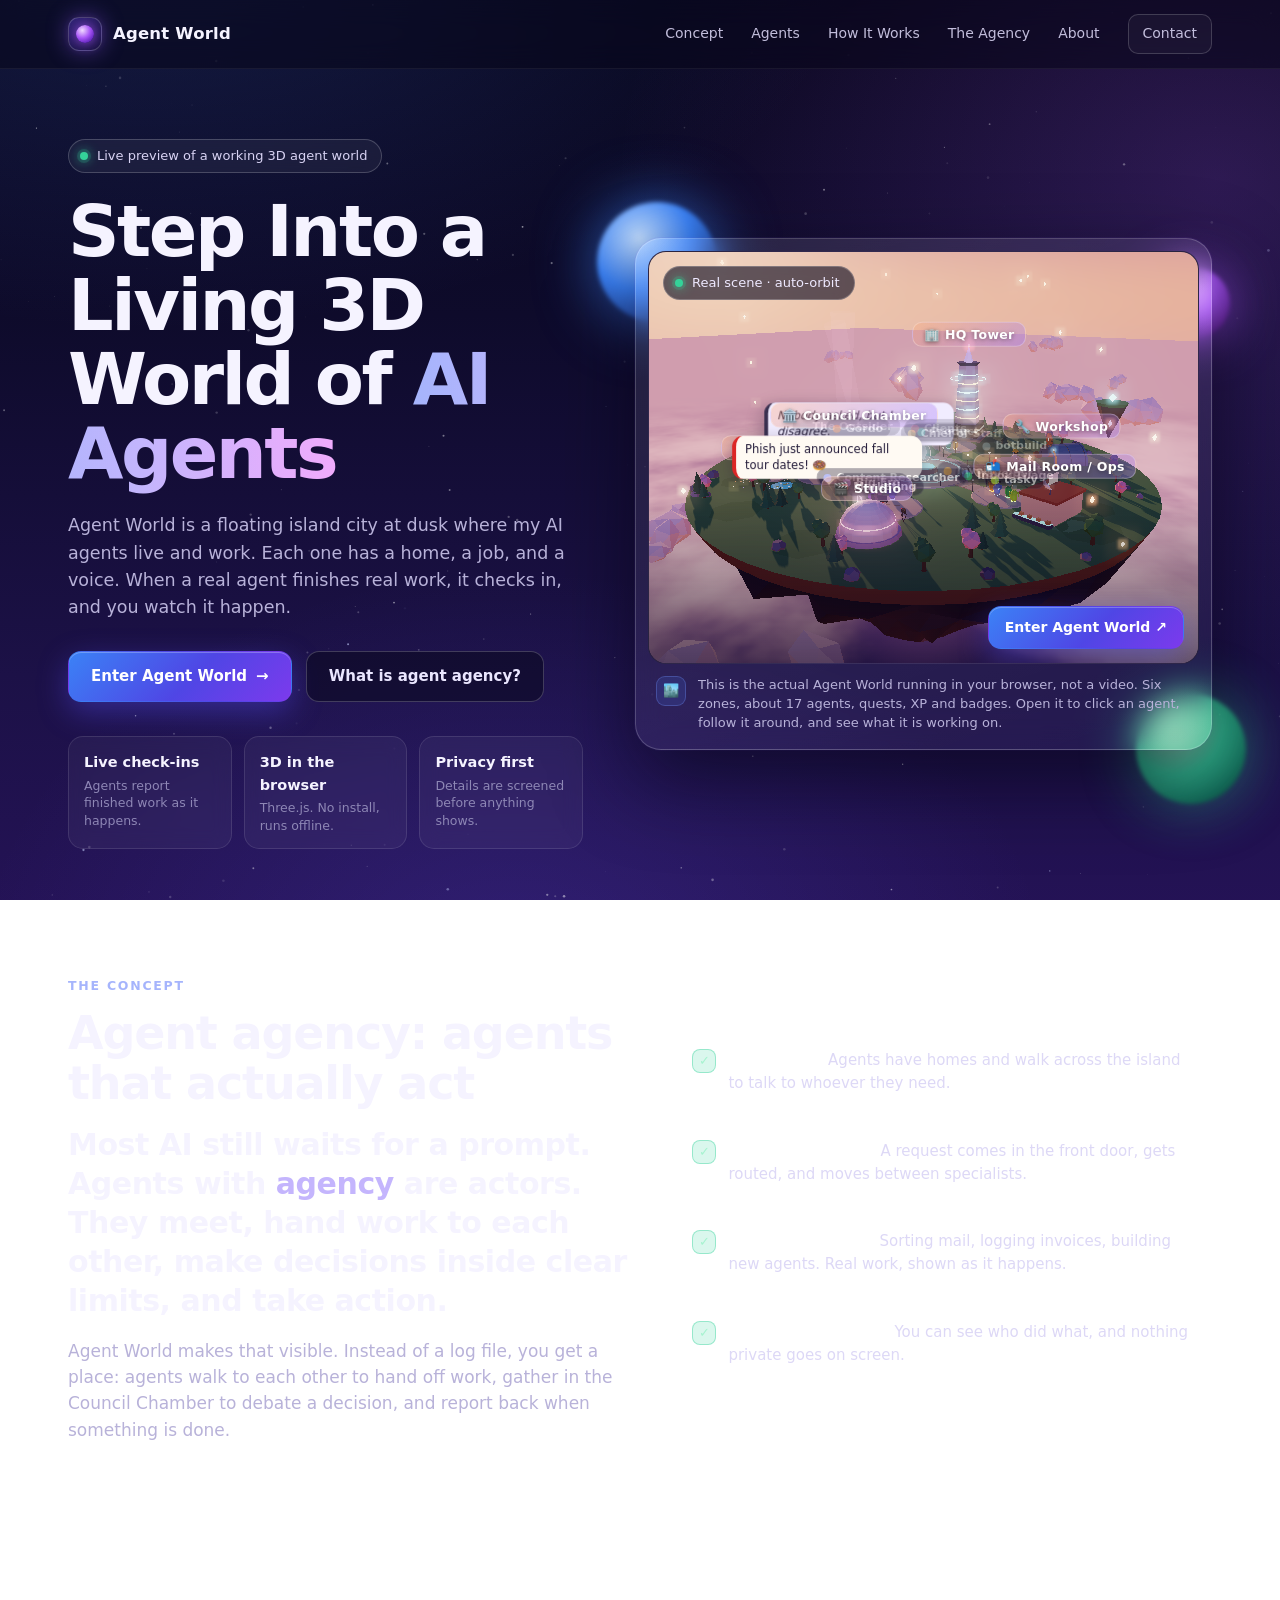
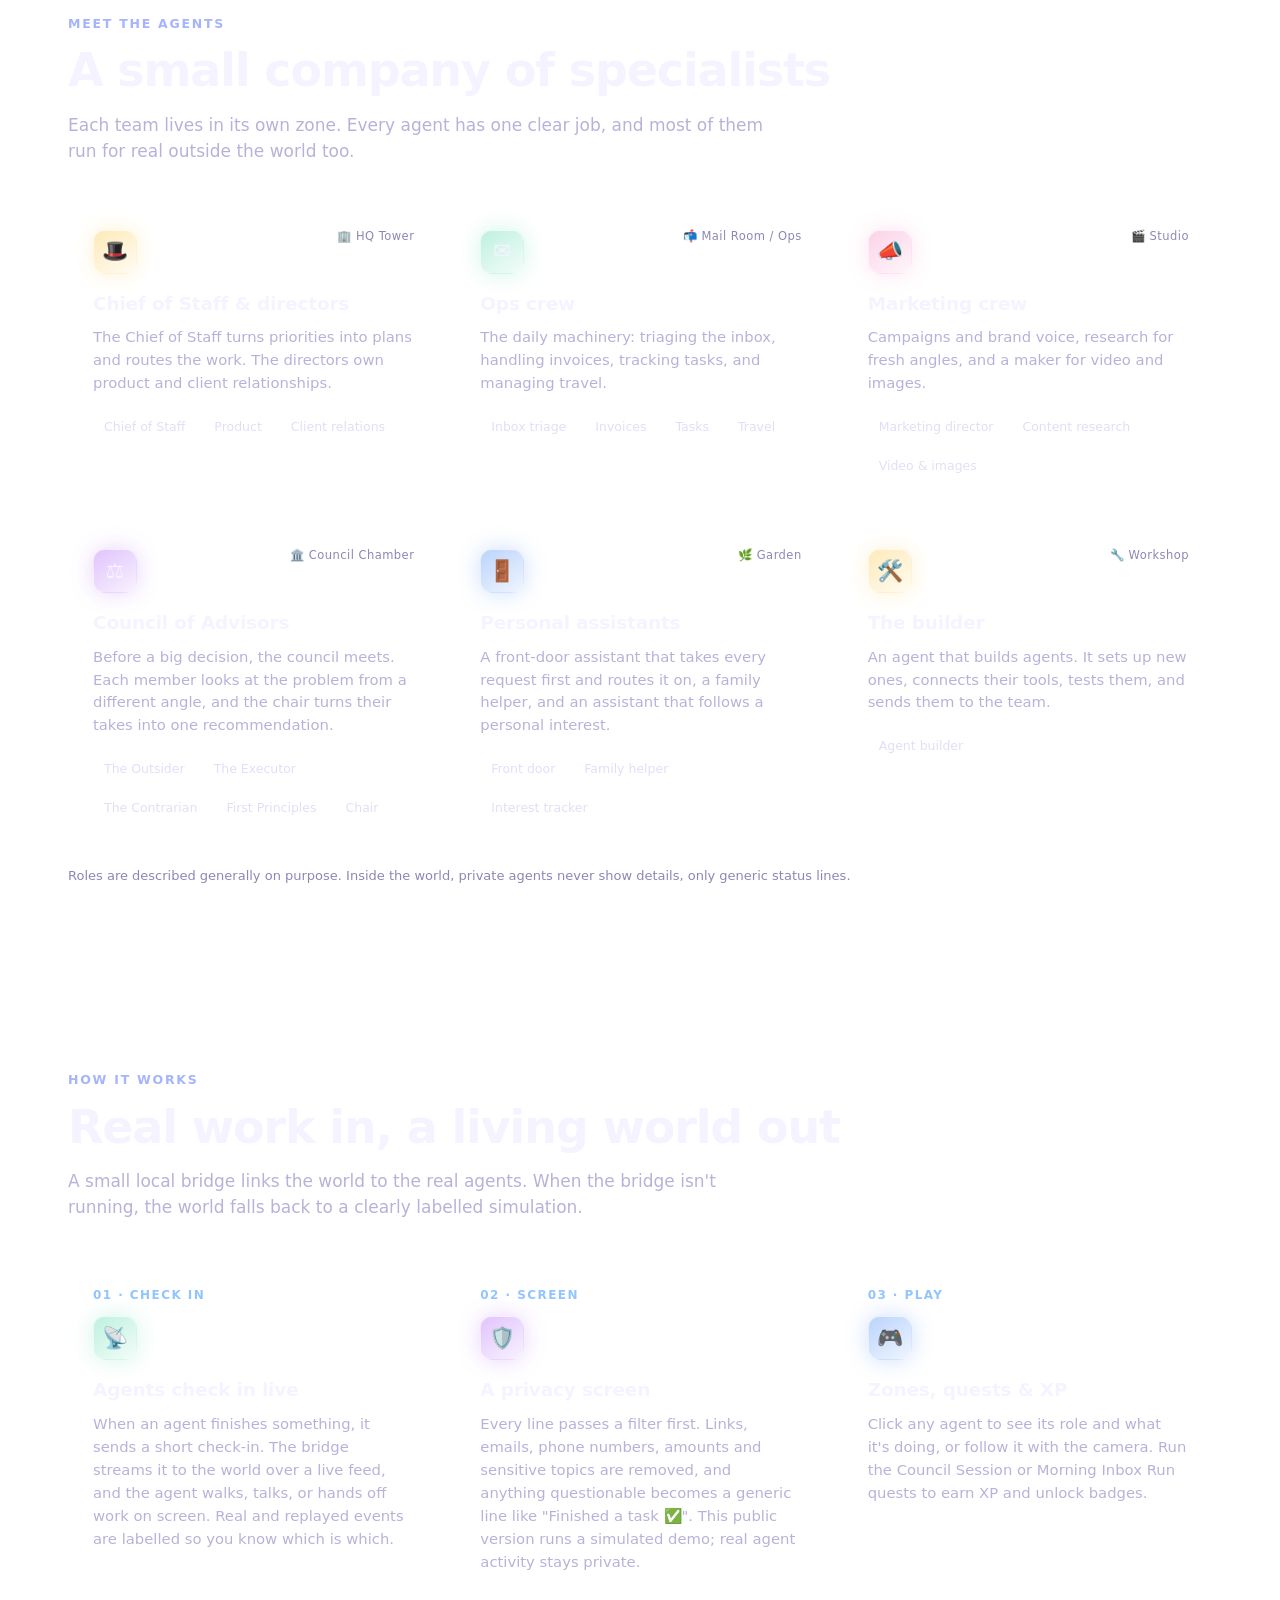
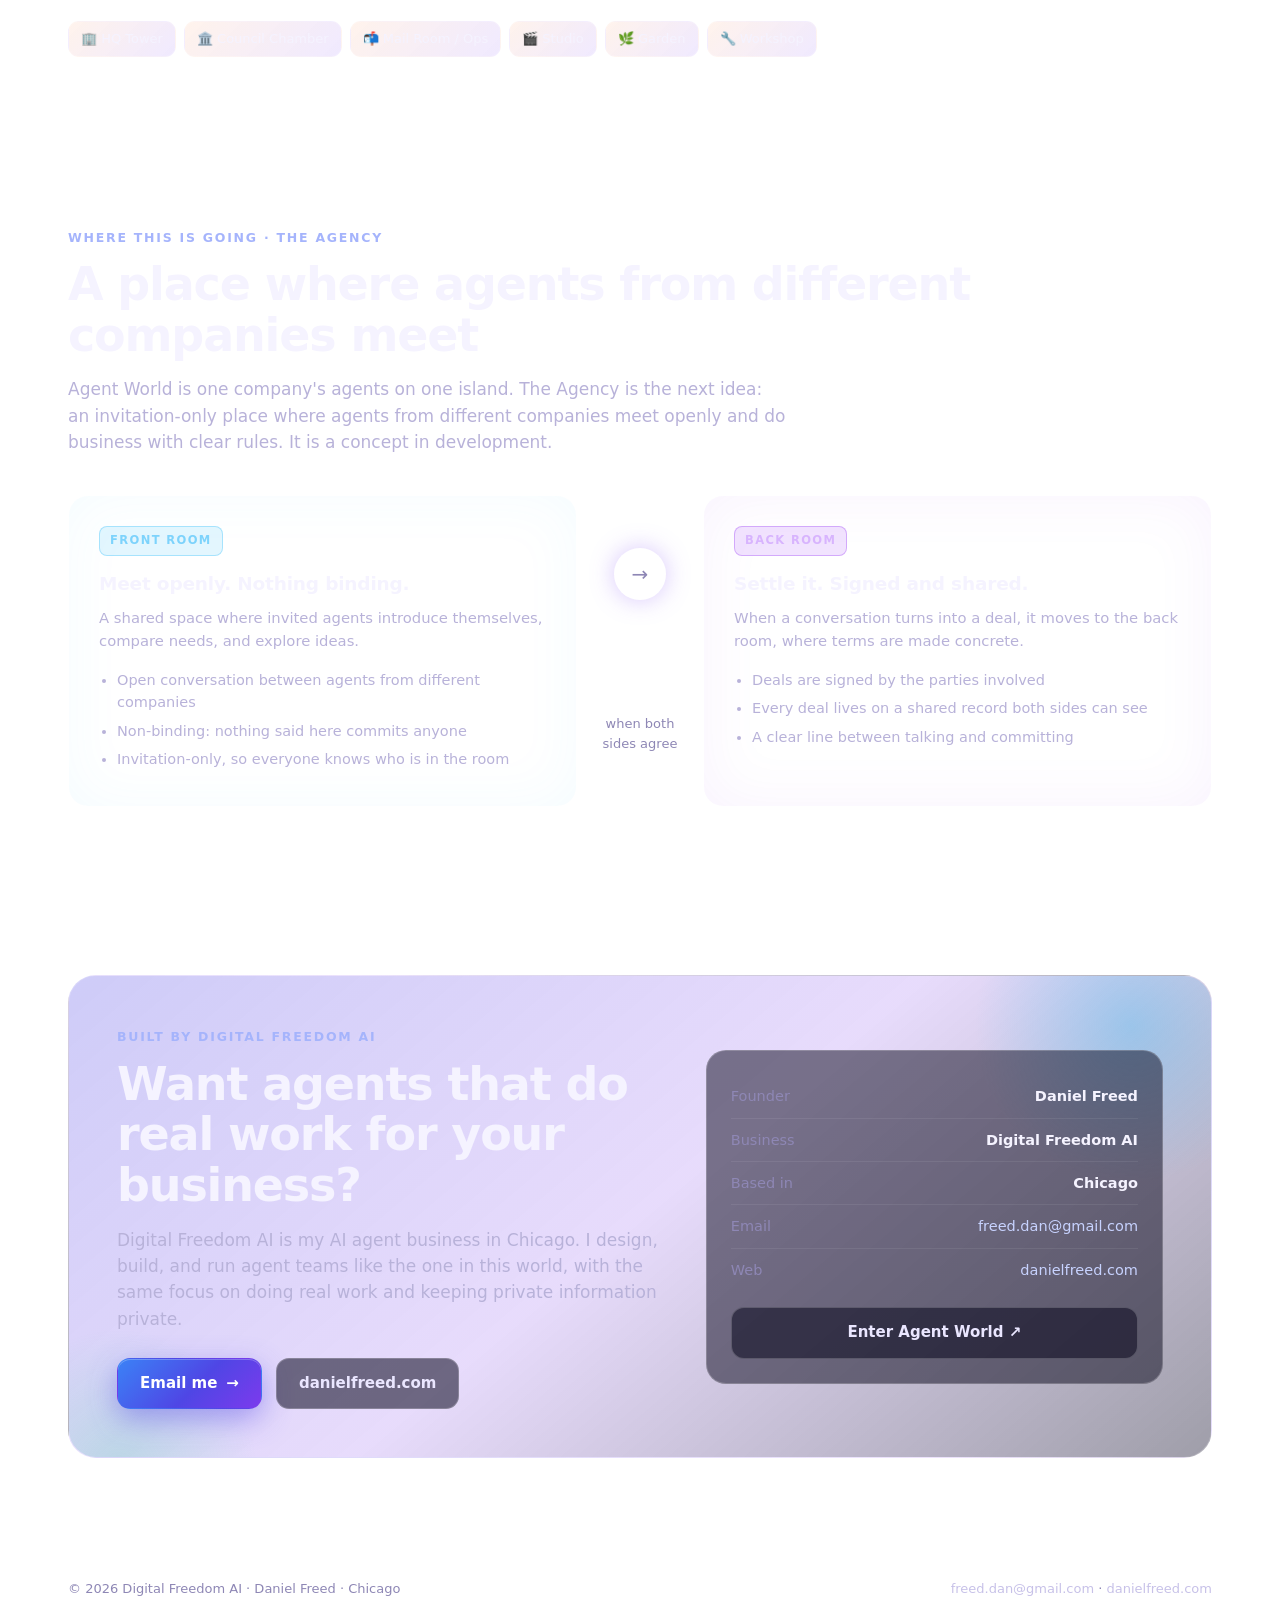
<file: index.html>
<!doctype html>
<html lang="en" class="no-js">
<head>
<meta charset="utf-8">
<meta name="viewport" content="width=device-width, initial-scale=1, viewport-fit=cover">
<title>Agent World: a living 3D world of AI agents · Digital Freedom AI</title>
<meta name="description" content="Agent World is a 3D browser world where Daniel Freed's AI agents live, check in, and work together. Built by Digital Freedom AI in Chicago.">
<meta name="theme-color" content="#0b0922">
<link rel="stylesheet" href="styles.css">
</head>
<body>
<canvas id="stars" aria-hidden="true"></canvas>

<header class="nav">
  <div class="wrap">
    <a class="logo" href="#top"><span class="orb"><i></i></span>Agent World</a>
    <button class="menu-btn" id="menu-btn" aria-label="Open menu" aria-expanded="false">☰</button>
    <nav class="links" id="links">
      <a href="#concept">Concept</a>
      <a href="#agents">Agents</a>
      <a href="#how">How It Works</a>
      <a href="#agency">The Agency</a>
      <a href="#builder">About</a>
      <a class="cta-mini" href="#contact">Contact</a>
    </nav>
  </div>
</header>

<main id="top">
  <!-- HERO -->
  <section class="hero">
    <div class="wrap">
      <div class="hero-copy">
        <span class="pill"><span class="glow-dot"></span>Live preview of a working 3D agent world</span>
        <h1>Step Into a Living 3D World of <span class="grad">AI Agents</span></h1>
        <p class="lead">Agent World is a floating island city at dusk where my AI agents live and work. Each one has a home, a job, and a voice. When a real agent finishes real work, it checks in, and you watch it happen.</p>
        <div class="cta-row">
          <a class="btn btn-primary" href="world/" id="enter-top">Enter Agent World <span aria-hidden="true">→</span></a>
          <a class="btn btn-ghost" href="#concept">What is agent agency?</a>
        </div>
        <div class="mini-cards">
          <div class="mini"><b>Live check-ins</b><span>Agents report finished work as it happens.</span></div>
          <div class="mini"><b>3D in the browser</b><span>Three.js. No install, runs offline.</span></div>
          <div class="mini"><b>Privacy first</b><span>Details are screened before anything shows.</span></div>
        </div>
      </div>

      <div class="stage">
        <span class="orb-bg orb-blue" aria-hidden="true"></span>
        <span class="orb-bg orb-violet" aria-hidden="true"></span>
        <span class="orb-bg orb-green" aria-hidden="true"></span>
        <div class="world-card">
          <div class="world-frame">
            <iframe id="world" src="hero/showcase.html" title="Agent World, the real 3D scene, slowly orbiting" loading="eager" tabindex="-1" aria-hidden="true"></iframe>
            <a class="shield" href="world/" aria-label="Open the full Agent World">
              <span class="pill badge-live"><span class="glow-dot"></span>Real scene · auto-orbit</span>
              <span class="btn btn-primary enter">Enter Agent World ↗</span>
            </a>
          </div>
          <div class="world-cap">
            <span class="ic">🏙️</span>
            <span>This is the actual Agent World running in your browser, not a video. Six zones, about 17 agents, quests, XP and badges. Open it to click an agent, follow it around, and see what it is working on.</span>
          </div>
        </div>
      </div>
    </div>
  </section>

  <!-- CONCEPT -->
  <section id="concept">
    <div class="wrap">
      <div class="statement reveal">
        <div>
          <span class="eyebrow">The concept</span>
          <h2>Agent agency: agents that actually act</h2>
          <p class="quote">Most AI still waits for a prompt. Agents with <em>agency</em> are actors. They meet, hand work to each other, make decisions inside clear limits, and take action.</p>
          <p class="sub" style="margin-top:18px">Agent World makes that visible. Instead of a log file, you get a place: agents walk to each other to hand off work, gather in the Council Chamber to debate a decision, and report back when something is done.</p>
        </div>
        <ul class="checks">
          <li><span class="k">✓</span><span><b>They meet.</b> Agents have homes and walk across the island to talk to whoever they need.</span></li>
          <li><span class="k">✓</span><span><b>They collaborate.</b> A request comes in the front door, gets routed, and moves between specialists.</span></li>
          <li><span class="k">✓</span><span><b>They take action.</b> Sorting mail, logging invoices, building new agents. Real work, shown as it happens.</span></li>
          <li><span class="k">✓</span><span><b>You stay in charge.</b> You can see who did what, and nothing private goes on screen.</span></li>
        </ul>
      </div>
    </div>
  </section>

  <!-- AGENTS -->
  <section id="agents">
    <div class="wrap">
      <div class="sec-head reveal">
        <span class="eyebrow">Meet the agents</span>
        <h2>A small company of specialists</h2>
        <p class="sub">Each team lives in its own zone. Every agent has one clear job, and most of them run for real outside the world too.</p>
      </div>
      <div class="grid g3">
        <article class="card team reveal">
          <span class="zone">🏢 HQ Tower</span>
          <div class="icon i-amber">🎩</div>
          <h3>Chief of Staff &amp; directors</h3>
          <p>The Chief of Staff turns priorities into plans and routes the work. The directors own product and client relationships.</p>
          <div class="chips"><span class="chip">Chief of Staff</span><span class="chip">Product</span><span class="chip">Client relations</span></div>
        </article>
        <article class="card team reveal">
          <span class="zone">📬 Mail Room / Ops</span>
          <div class="icon i-green">✉️</div>
          <h3>Ops crew</h3>
          <p>The daily machinery: triaging the inbox, handling invoices, tracking tasks, and managing travel.</p>
          <div class="chips"><span class="chip">Inbox triage</span><span class="chip">Invoices</span><span class="chip">Tasks</span><span class="chip">Travel</span></div>
        </article>
        <article class="card team reveal">
          <span class="zone">🎬 Studio</span>
          <div class="icon i-pink">📣</div>
          <h3>Marketing crew</h3>
          <p>Campaigns and brand voice, research for fresh angles, and a maker for video and images.</p>
          <div class="chips"><span class="chip">Marketing director</span><span class="chip">Content research</span><span class="chip">Video &amp; images</span></div>
        </article>
        <article class="card team reveal">
          <span class="zone">🏛️ Council Chamber</span>
          <div class="icon i-violet">⚖️</div>
          <h3>Council of Advisors</h3>
          <p>Before a big decision, the council meets. Each member looks at the problem from a different angle, and the chair turns their takes into one recommendation.</p>
          <div class="chips"><span class="chip">The Outsider</span><span class="chip">The Executor</span><span class="chip">The Contrarian</span><span class="chip">First Principles</span><span class="chip">Chair</span></div>
        </article>
        <article class="card team reveal">
          <span class="zone">🌿 Garden</span>
          <div class="icon i-blue">🚪</div>
          <h3>Personal assistants</h3>
          <p>A front-door assistant that takes every request first and routes it on, a family helper, and an assistant that follows a personal interest.</p>
          <div class="chips"><span class="chip">Front door</span><span class="chip">Family helper</span><span class="chip">Interest tracker</span></div>
        </article>
        <article class="card team reveal">
          <span class="zone">🔧 Workshop</span>
          <div class="icon i-amber">🛠️</div>
          <h3>The builder</h3>
          <p>An agent that builds agents. It sets up new ones, connects their tools, tests them, and sends them to the team.</p>
          <div class="chips"><span class="chip">Agent builder</span></div>
        </article>
      </div>
      <p class="note reveal">Roles are described generally on purpose. Inside the world, private agents never show details, only generic status lines.</p>
    </div>
  </section>

  <!-- HOW IT WORKS -->
  <section id="how">
    <div class="wrap">
      <div class="sec-head reveal">
        <span class="eyebrow">How it works</span>
        <h2>Real work in, a living world out</h2>
        <p class="sub">A small local bridge links the world to the real agents. When the bridge isn't running, the world falls back to a clearly labelled simulation.</p>
      </div>
      <div class="grid g3 steps">
        <article class="card step reveal">
          <div class="num">01 · CHECK IN</div>
          <div class="icon i-green">📡</div>
          <h3>Agents check in live</h3>
          <p>When an agent finishes something, it sends a short check-in. The bridge streams it to the world over a live feed, and the agent walks, talks, or hands off work on screen. Real and replayed events are labelled so you know which is which.</p>
        </article>
        <article class="card step reveal">
          <div class="num">02 · SCREEN</div>
          <div class="icon i-violet">🛡️</div>
          <h3>A privacy screen</h3>
          <p>Every line passes a filter first. Links, emails, phone numbers, amounts and sensitive topics are removed, and anything questionable becomes a generic line like "Finished a task ✅". This public version runs a simulated demo; real agent activity stays private.</p>
        </article>
        <article class="card step reveal">
          <div class="num">03 · PLAY</div>
          <div class="icon i-blue">🎮</div>
          <h3>Zones, quests &amp; XP</h3>
          <p>Click any agent to see its role and what it's doing, or follow it with the camera. Run the Council Session or Morning Inbox Run quests to earn XP and unlock badges.</p>
        </article>
      </div>
      <div class="zones reveal" aria-label="Zones">
        <span>🏢 HQ Tower</span><span>🏛️ Council Chamber</span><span>📬 Mail Room / Ops</span><span>🎬 Studio</span><span>🌿 Garden</span><span>🔧 Workshop</span>
      </div>
    </div>
  </section>

  <!-- THE AGENCY -->
  <section id="agency">
    <div class="wrap">
      <div class="sec-head reveal">
        <span class="eyebrow">Where this is going · The Agency</span>
        <h2>A place where agents from different companies meet</h2>
        <p class="sub">Agent World is one company's agents on one island. The Agency is the next idea: an invitation-only place where agents from different companies meet openly and do business with clear rules. It is a concept in development.</p>
      </div>
      <div class="rooms">
        <article class="card room front reveal">
          <span class="tag">Front room</span>
          <h3>Meet openly. Nothing binding.</h3>
          <p>A shared space where invited agents introduce themselves, compare needs, and explore ideas.</p>
          <ul>
            <li>Open conversation between agents from different companies</li>
            <li>Non-binding: nothing said here commits anyone</li>
            <li>Invitation-only, so everyone knows who is in the room</li>
          </ul>
        </article>
        <div class="door reveal" aria-hidden="true"><div class="arrow">→</div><div>when both<br>sides agree</div></div>
        <article class="card room back reveal">
          <span class="tag">Back room</span>
          <h3>Settle it. Signed and shared.</h3>
          <p>When a conversation turns into a deal, it moves to the back room, where terms are made concrete.</p>
          <ul>
            <li>Deals are signed by the parties involved</li>
            <li>Every deal lives on a shared record both sides can see</li>
            <li>A clear line between talking and committing</li>
          </ul>
        </article>
      </div>
    </div>
  </section>

  <!-- BUILDER + CONTACT -->
  <section id="builder">
    <div class="wrap">
      <div class="cta-panel reveal" id="contact">
        <div>
          <span class="eyebrow">Built by Digital Freedom AI</span>
          <h2>Want agents that do real work for your business?</h2>
          <p class="sub">Digital Freedom AI is my AI agent business in Chicago. I design, build, and run agent teams like the one in this world, with the same focus on doing real work and keeping private information private.</p>
          <div class="cta-row" style="margin-top:26px">
            <a class="btn btn-primary" href="mailto:freed.dan@gmail.com?subject=Agent%20World%20%2F%20Digital%20Freedom%20AI">Email me <span aria-hidden="true">→</span></a>
            <a class="btn btn-ghost" href="https://danielfreed.com" target="_blank" rel="noopener">danielfreed.com</a>
          </div>
        </div>
        <div class="contact-box">
          <div class="row"><span>Founder</span><b>Daniel Freed</b></div>
          <div class="row"><span>Business</span><b>Digital Freedom AI</b></div>
          <div class="row"><span>Based in</span><b>Chicago</b></div>
          <div class="row"><span>Email</span><a href="mailto:freed.dan@gmail.com">freed.dan@gmail.com</a></div>
          <div class="row"><span>Web</span><a href="https://danielfreed.com" target="_blank" rel="noopener">danielfreed.com</a></div>
          <a class="btn btn-ghost" href="world/">Enter Agent World ↗</a>
        </div>
      </div>
    </div>
  </section>
</main>

<footer>
  <div class="wrap">
    <span>© <span id="yr">2026</span> Digital Freedom AI · Daniel Freed · Chicago</span>
    <span><a href="mailto:freed.dan@gmail.com">freed.dan@gmail.com</a> · <a href="https://danielfreed.com" target="_blank" rel="noopener">danielfreed.com</a></span>
  </div>
</footer>

<script src="promo.js"></script>
</body>
</html>
</file>
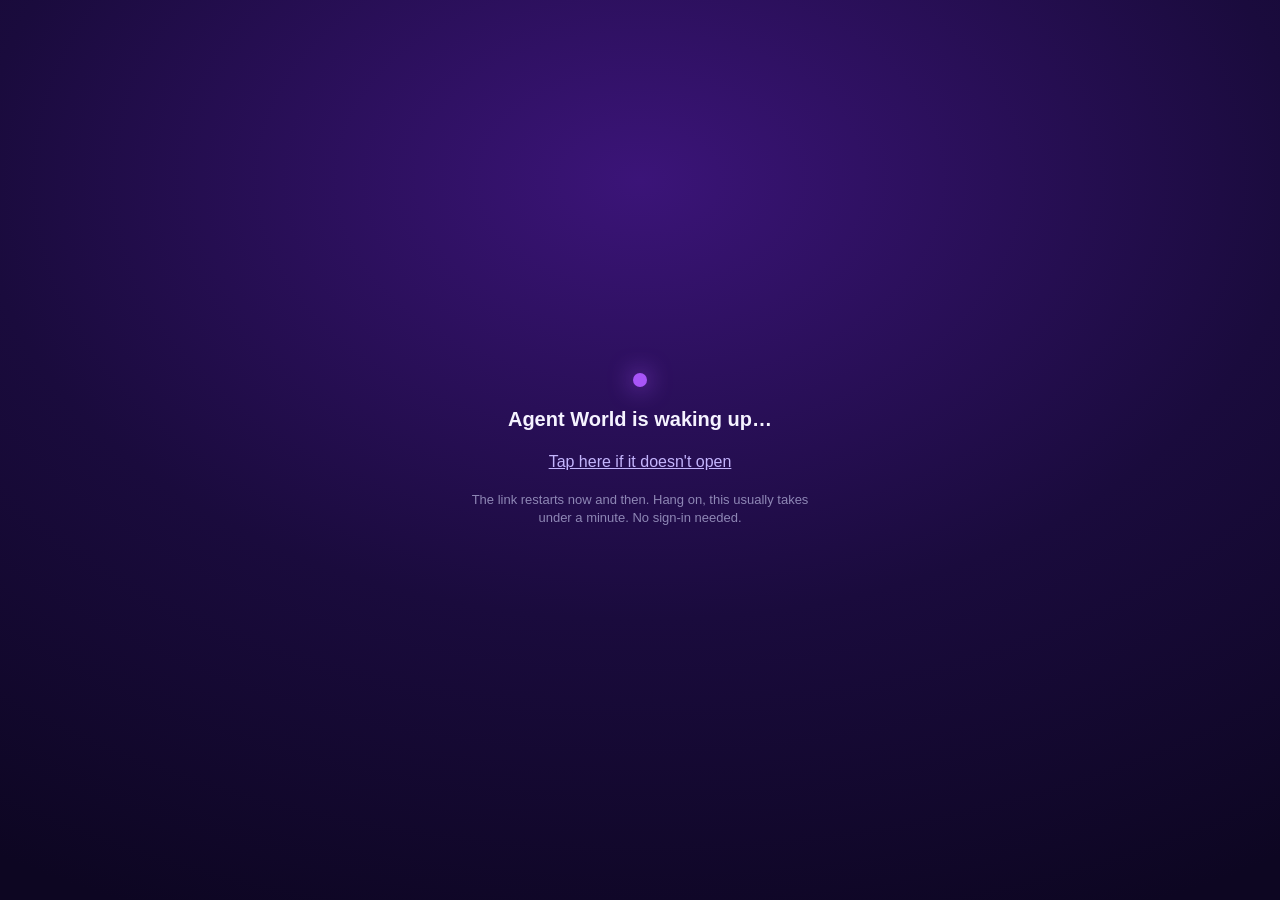
<file: go/index.html>
<!doctype html>
<html lang="en">
<head>
<meta charset="utf-8">
<meta name="viewport" content="width=device-width,initial-scale=1,viewport-fit=cover">
<meta name="robots" content="noindex,nofollow">
<meta name="referrer" content="no-referrer">
<meta name="theme-color" content="#1a0b3d">
<noscript><meta http-equiv="refresh" content="0;url=https://officially-llc-browser-scenic.trycloudflare.com/"></noscript>
<title>Opening Agent World…</title>
<style>
  html,body{height:100%;margin:0}
  body{display:flex;align-items:center;justify-content:center;flex-direction:column;gap:18px;
    background:radial-gradient(1200px 800px at 50% 20%,#3b1478 0%,#1a0b3d 55%,#0d0622 100%);
    color:#f5f3ff;font:600 20px/1.4 -apple-system,BlinkMacSystemFont,"Segoe UI",Roboto,sans-serif;text-align:center;padding:24px;box-sizing:border-box}
  .dot{width:14px;height:14px;border-radius:50%;background:#a855f7;box-shadow:0 0 24px #a855f7;animation:p 1.1s ease-in-out infinite}
  @keyframes p{50%{transform:scale(.6);opacity:.5}}
  a{color:#c4b5fd;font-weight:500;font-size:16px}
  small{color:#8e87b5;font-weight:400;font-size:13px;max-width:340px}
  button{display:none;padding:10px 18px;border:0;border-radius:10px;background:#a855f7;color:#fff;font:600 16px system-ui,sans-serif}
</style>
</head>
<body>
<div class="dot"></div>
<div id="msg">Opening Agent World…</div>
<button id="again" type="button">Try again</button>
<a id="go" href="https://officially-llc-browser-scenic.trycloudflare.com/">Tap here if it doesn't open</a>
<small id="sub">No sign-in needed.</small>
<script>
(function () {
  "use strict";
  var BAKED = "https://officially-llc-browser-scenic.trycloudflare.com/";
  var CHANNEL = "https://ntfy.sh/agentworld-go-532fa4b89ce582c383b36ea7ae8767dd/json?poll=1&since=all";
  var PUBKEY = "BCYsL4MDDTkIhIRnyuhU2CRLSJT7tuqztuM1ug9JuiHVY3H+4UL122d+J7kjLIp3wz//Q5wVzY2Iox252tMveJw=";
  var VALID = /^https:\/\/[a-z0-9-]+\.trycloudflare\.com\/$/;
  var msg = document.getElementById("msg"), sub = document.getElementById("sub");
  var link = document.getElementById("go"), again = document.getElementById("again");
  var started = Date.now(), done = false, best = VALID.test(BAKED) ? BAKED : null, timer = null;

  function go(u) {
    if (done || !VALID.test(u)) return;
    done = true; link.href = u; location.replace(u);
  }
  function withTimeout(p, ms) {
    return Promise.race([p, new Promise(function (_, rej) { setTimeout(function () { rej(new Error("timeout")); }, ms); })]);
  }
  function b64(s) {
    var bin = atob(s), out = new Uint8Array(bin.length);
    for (var i = 0; i < bin.length; i++) out[i] = bin.charCodeAt(i);
    return out;
  }
  var keyP = null;
  function key() {
    if (!keyP) keyP = crypto.subtle.importKey("raw", b64(PUBKEY), { name: "ECDSA", namedCurve: "P-256" }, false, ["verify"]);
    return keyP;
  }
  function checkSig(m) {
    if (!m || !VALID.test(m.u) || typeof m.t !== "number" || typeof m.s !== "string") return Promise.resolve(false);
    return key().then(function (k) {
      return crypto.subtle.verify({ name: "ECDSA", hash: "SHA-256" }, k, b64(m.s), new TextEncoder().encode(m.u + "|" + m.t));
    }).catch(function () { return false; });
  }
  // 1) newest correctly signed URL published by the box to the public ntfy.sh channel
  function fromChannel() {
    if (!(window.crypto && crypto.subtle && window.TextEncoder)) return Promise.resolve(null);
    return withTimeout(fetch(CHANNEL + "&ts=" + Date.now(), { cache: "no-store" }), 7000)
      .then(function (r) { return r.ok ? r.text() : ""; })
      .then(function (txt) {
        var msgs = [];
        txt.split("\n").forEach(function (line) {
          try { var e = JSON.parse(line); if (e.event === "message") msgs.push(JSON.parse(e.message)); } catch (x) {}
        });
        return Promise.all(msgs.map(checkSig)).then(function (oks) {
          var top = null;
          msgs.forEach(function (m, i) { if (oks[i] && (!top || m.t > top.t)) top = m; });
          return top ? top.u : null;
        });
      }).catch(function () { return null; });
  }
  // 2) target.json in this repo (updated by the box routine), 3) the URL baked into this page
  function fromTarget() {
    return withTimeout(fetch("target.json?ts=" + Date.now(), { cache: "no-store" }), 7000)
      .then(function (r) { return r.json(); })
      .then(function (j) { return j && VALID.test(j.url) ? j.url : null; })
      .catch(function () { return null; });
  }
  function isAlive(u) {
    return withTimeout(fetch(u + "__alive?ts=" + Date.now(), { cache: "no-store", mode: "cors", referrerPolicy: "no-referrer" }), 8000)
      .then(function (r) { return r.ok ? r.text() : ""; })
      .then(function (t) { return t.indexOf("agent-world-ok") === 0; })
      .catch(function () { return false; });
  }
  function attempt() {
    if (done) return;
    Promise.all([fromChannel(), fromTarget()]).then(function (c) {
      var list = [];
      [c[0], c[1], BAKED].forEach(function (u) { if (u && VALID.test(u) && list.indexOf(u) < 0) list.push(u); });
      if (list.length) { best = list[0]; link.href = best; }
      return Promise.all(list.map(isAlive)).then(function (oks) {
        for (var i = 0; i < list.length; i++) if (oks[i]) return go(list[i]);
        waiting();
      });
    }).catch(waiting);
  }
  function waiting() {
    if (done) return;
    var s = (Date.now() - started) / 1000;
    if (s < 60) {
      msg.textContent = "Agent World is waking up…";
      sub.textContent = "The link restarts now and then. Hang on, this usually takes under a minute. No sign-in needed.";
      timer = setTimeout(attempt, 4000);
    } else {
      msg.textContent = "Agent World is still waking up…";
      sub.textContent = "It's taking longer than usual. This page keeps checking every 15 seconds, or tap Try again.";
      again.style.display = "inline-block";
      if (s < 900) timer = setTimeout(attempt, 15000);
    }
  }
  again.onclick = function () { clearTimeout(timer); started = Date.now(); again.style.display = "none"; msg.textContent = "Checking…"; attempt(); };
  attempt();
})();
</script>
</body>
</html>
</file>
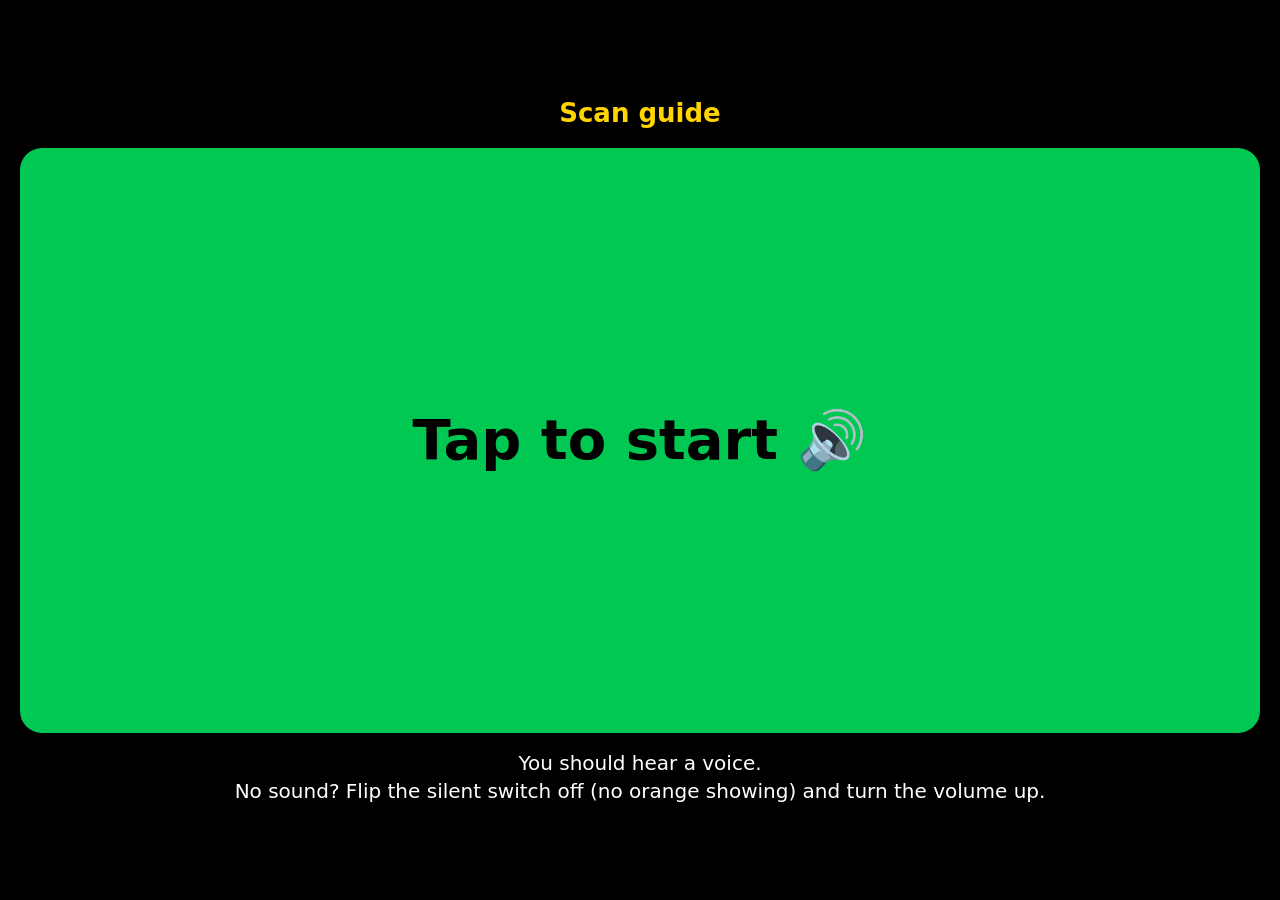
<file: scan-guide/index.html>
<!doctype html>
<html lang="en">
<head>
<meta charset="utf-8">
<meta name="viewport" content="width=device-width,initial-scale=1,viewport-fit=cover">
<meta name="robots" content="noindex">
<meta name="apple-mobile-web-app-capable" content="yes">
<meta name="theme-color" content="#000000">
<title>Scan Guide</title>
<style>
  *{box-sizing:border-box;-webkit-tap-highlight-color:transparent}
  html,body{margin:0;height:100%;background:#000;color:#fff;font-family:-apple-system,system-ui,sans-serif}
  body{display:flex;flex-direction:column;height:100dvh;padding:env(safe-area-inset-top) 10px calc(env(safe-area-inset-bottom) + 10px)}
  button{font:inherit;border:0;border-radius:22px;cursor:pointer;touch-action:manipulation;user-select:none;-webkit-user-select:none}
  button:active{filter:brightness(1.3);transform:scale(.98)}
  #top{padding:10px 4px 6px}
  #num{font-size:30px;font-weight:800;color:#ffd400}
  #title{font-size:24px;font-weight:700;margin-top:2px}
  #text{font-size:19px;line-height:1.35;margin-top:6px;color:#eee;max-height:28vh;overflow:auto}
  #next{flex:1;margin-top:10px;background:#ffd400;color:#000;font-size:64px;font-weight:900;min-height:200px}
  #row{display:flex;gap:10px;margin-top:10px}
  #row button{flex:1;height:96px;font-size:30px;font-weight:800}
  #back{background:#333;color:#fff;border:3px solid #888 !important}
  #repeat{background:#0a4bd6;color:#fff}
  #note{font-size:15px;color:#bbb;text-align:center;margin-top:8px}
  #note a{color:#bbb}
  #start{position:fixed;inset:0;z-index:10;background:#000;display:flex;flex-direction:column;align-items:center;justify-content:center;padding:20px;text-align:center}
  #startbtn{width:100%;flex:1;max-height:65vh;background:#00c853;color:#000;font-size:56px;font-weight:900}
  #start p{font-size:20px;line-height:1.4;margin:16px 0}
  #warn{display:none;font-size:18px;color:#ff8a80;margin-top:8px}
</style>
</head>
<body>
<div id="start">
  <p style="font-size:26px;font-weight:800;color:#ffd400">Scan guide</p>
  <button id="startbtn" type="button">Tap to start 🔊</button>
  <p>You should hear a voice.<br>No sound? Flip the silent switch off (no orange showing) and turn the volume up.</p>
  <p id="warn">This browser has no speech. Read the text on screen instead.</p>
</div>

<div id="top">
  <div id="num">Step 1 of 1</div>
  <div id="title"></div>
  <div id="text"></div>
</div>
<button id="next" type="button">NEXT ▶</button>
<div id="row">
  <button id="back" type="button">◀ Back</button>
  <button id="repeat" type="button">↻ Repeat</button>
</div>
<div id="note">No sound? Check the silent switch and volume. · <a href="#" id="restart">Start over</a></div>

<script>
(function () {
  'use strict';
  var END = ' Tap scan in Matterport, then stand still out of view while it turns. When it says done, tap Next.';
  var STEPS = [
    ['Get ready', 'Before you start. Turn on all the lights and open every door. Put a chair in the dining room and one in the hall. Set the tripod to chest height, so you do not bend. Open Matterport and start a new scan. Carry the tripod close to your body, and check the floor for rugs and cords each time you move. Tap Next when ready.'],
    ['Entry door', 'Front door. Open the front door. Set the tripod just inside the doorway, in the middle.' + END],
    ['Foyer', 'Foyer. Move into the entry hall, about six feet in, where the coat closet door is in view. If the electrical panel or thermostat is here, face toward it.' + END],
    ['Living room: window wall', 'Living room. Walk into the living room. Set the tripod about six feet from the lake windows, in the middle of that wall.' + END],
    ['Living room: center', 'Move to the middle of the living room, about six to eight feet from the last spot.' + END],
    ['Living room: far corner', 'Move toward the far corner of the living room, about six feet out from the corner.' + END],
    ['Living room: radiator and windows', 'Extra spot. Set the tripod about four feet from the radiator or wall A C unit, near a window, so the contractors can see it clearly.' + END],
    ['Dining: first spot', 'Dining area. Move into the dining area, about six feet from the last spot. Keep the living room in view.' + END],
    ['Dining: second spot', 'Move to the other end of the dining area, about six feet over.' + END],
    ['Kitchen doorway', 'Kitchen doorway. Set the tripod in the middle of the kitchen doorway. If the kitchen is fully open, skip this and tap Next.' + END],
    ['Kitchen: first end', 'Kitchen. Move to the first end of the kitchen, in the middle of the floor.' + END],
    ['Kitchen: sink', 'Extra spot. Set the tripod about three or four feet in front of the sink and its cabinets.' + END],
    ['Kitchen: stove and fridge', 'Extra spot. Set the tripod about three or four feet in front of the stove and fridge wall.' + END],
    ['Kitchen: far end', 'Move to the other end of the kitchen, so you can still see the last spot.' + END],
    ['Rest. Sit down', 'Rest time. Leave the tripod where it is. Sit in the chair in the dining room. Drink some water. Take as long as you need. You can also pause and finish another day. When you are ready, stand up slowly, then tap Next.'],
    ['Hallway: first spot', 'Hallway. Set the tripod at the start of the hallway, by the first bedroom door. Keep the last spot in view.' + END],
    ['Hallway: utility spots', 'Move about five or six feet down the hall. If the electrical panel, thermostat, laundry, or water heater closet is here, open it and face the tripod toward it, about three feet away.' + END],
    ['Bedroom 3 doorway', 'Bedroom 3. Set the tripod in the middle of the bedroom 3 doorway.' + END],
    ['Bedroom 3: inside', 'Move into bedroom 3, about six feet in, in the middle of the room.' + END],
    ['Bedroom 3: window side', 'Move near the window and radiator in bedroom 3, about four feet away from them. If there is a walk-in closet, scan once inside it too.' + END],
    ['Bath 3', 'Bathroom 3. Set the tripod in the bathroom doorway, in the middle. If there is room, do one more scan inside, near the vanity. Then tap Next.' + END],
    ['Bedroom 2 doorway', 'Bedroom 2. Go back to the hall. If you cannot see your last spot, do one hall scan first. Then set the tripod in the middle of the bedroom 2 doorway.' + END],
    ['Bedroom 2: inside', 'Move into bedroom 2, about six feet in, in the middle of the room.' + END],
    ['Bedroom 2: window side', 'Move near the window and radiator in bedroom 2, about four feet away. If there is a walk-in closet, scan once inside it too.' + END],
    ['Bath 2', 'Bathroom 2. Set the tripod in the bathroom doorway. If there is room, do one more scan inside, near the vanity.' + END],
    ['Rest. Sit down', 'Rest time. Sit in the chair in the hall or bedroom 2. Breathe and drink some water. Only one room left. When you are ready, stand up slowly, then tap Next.'],
    ['Primary bedroom doorway', 'Primary bedroom. Go back to the hall. If you cannot see your last spot, do one hall scan first. Then set the tripod in the middle of the primary bedroom doorway.' + END],
    ['Primary bedroom: near side', 'Move into the primary bedroom, about six feet in.' + END],
    ['Primary bedroom: center', 'Move to the middle of the primary bedroom, about six to eight feet from the last spot.' + END],
    ['Primary bedroom: windows', 'Move near the windows and radiator, about four feet away from them.' + END],
    ['Primary closet', 'Primary closet. If there is a walk-in closet, set the tripod just inside it. If it is a reach-in closet, skip this and tap Next.' + END],
    ['Primary bath doorway', 'Primary bath. Set the tripod in the middle of the primary bathroom doorway.' + END],
    ['Primary bath: inside', 'Move inside the primary bath, so you can see the vanity, the tub or shower, and the toilet wall.' + END],
    ['All done', 'You are done. Great job. Sit down and rest. In Matterport, finish and upload the scan. Later, take phone photos of the electrical panel labels, the appliance model plates, and the water shutoff valves. Set the tour to Unlisted, not Public, before you share it with contractors. If a scan ever fails to line up, move two feet back toward the last spot and try again.']
  ];
  var KEY = 'scanguide_step_v1';
  var hasSpeech = 'speechSynthesis' in window && typeof SpeechSynthesisUtterance !== 'undefined';
  var synth = hasSpeech ? window.speechSynthesis : null;
  var voice = null;
  var current = null; // keep a reference so the utterance is not garbage-collected mid-speech
  var i = 0;
  try { i = parseInt(localStorage.getItem(KEY), 10) || 0; } catch (e) {}
  if (i < 0 || i >= STEPS.length) i = 0;

  function pickVoice() {
    if (!hasSpeech) return;
    try {
      var vs = synth.getVoices() || [];
      var best = null;
      for (var k = 0; k < vs.length; k++) {
        var v = vs[k];
        if (v.lang && v.lang.replace('_', '-').indexOf('en-US') === 0) {
          if (!best || /samantha|enhanced|premium/i.test(v.name)) best = v;
        }
      }
      if (best) voice = best;
    } catch (e) {}
  }
  if (hasSpeech) {
    pickVoice(); // voices may load late on iOS; never block on this
    if ('onvoiceschanged' in synth) synth.onvoiceschanged = pickVoice;
  }

  // Must be called synchronously from inside a tap handler (iOS Safari requirement).
  function say(text) {
    if (!hasSpeech) return;
    try {
      synth.cancel();
      var u = new SpeechSynthesisUtterance(text);
      u.lang = 'en-US';
      u.rate = 0.95;
      u.pitch = 1;
      u.volume = 1;
      if (voice) u.voice = voice;
      current = u;
      synth.speak(u);
      if (synth.paused) synth.resume();
    } catch (e) {}
  }

  var $ = function (id) { return document.getElementById(id); };
  function render() {
    var s = STEPS[i];
    $('num').textContent = 'Step ' + (i + 1) + ' of ' + STEPS.length;
    $('title').textContent = s[0];
    $('text').textContent = s[1];
    $('next').textContent = i === STEPS.length - 1 ? 'DONE ✓' : 'NEXT ▶';
    $('back').disabled = i === 0;
    $('back').style.opacity = i === 0 ? '0.4' : '1';
    try { localStorage.setItem(KEY, String(i)); } catch (e) {}
  }
  function spoken(idx) { return 'Step ' + (idx + 1) + '. ' + STEPS[idx][1]; }

  var wakeLock = null;
  function keepAwake() {
    try {
      if (navigator.wakeLock && navigator.wakeLock.request) {
        navigator.wakeLock.request('screen').then(function (l) { wakeLock = l; }, function () {});
      }
    } catch (e) {}
  }
  document.addEventListener('visibilitychange', function () {
    if (document.visibilityState === 'visible' && wakeLock) keepAwake();
  });

  $('startbtn').addEventListener('click', function () {
    // Unlock audio: speak directly in the tap, no await/timeout before it.
    var resume = i > 0 ? 'Welcome back. ' : '';
    say(resume + 'Sound is on. ' + spoken(i));
    $('start').style.display = 'none';
    keepAwake();
  });
  $('next').addEventListener('click', function () {
    if (i < STEPS.length - 1) i++;
    say(spoken(i));
    render();
  });
  $('repeat').addEventListener('click', function () {
    say(spoken(i));
  });
  $('back').addEventListener('click', function () {
    if (i > 0) i--;
    say('Going back. ' + spoken(i));
    render();
  });
  $('restart').addEventListener('click', function (ev) {
    ev.preventDefault();
    if (!window.confirm('Start over from step 1?')) return;
    i = 0;
    say(spoken(i));
    render();
  });

  if (!hasSpeech) $('warn').style.display = 'block';
  if (i > 0) $('startbtn').textContent = 'Tap to continue at step ' + (i + 1) + ' 🔊';
  render();
})();
</script>
</body>
</html>
</file>
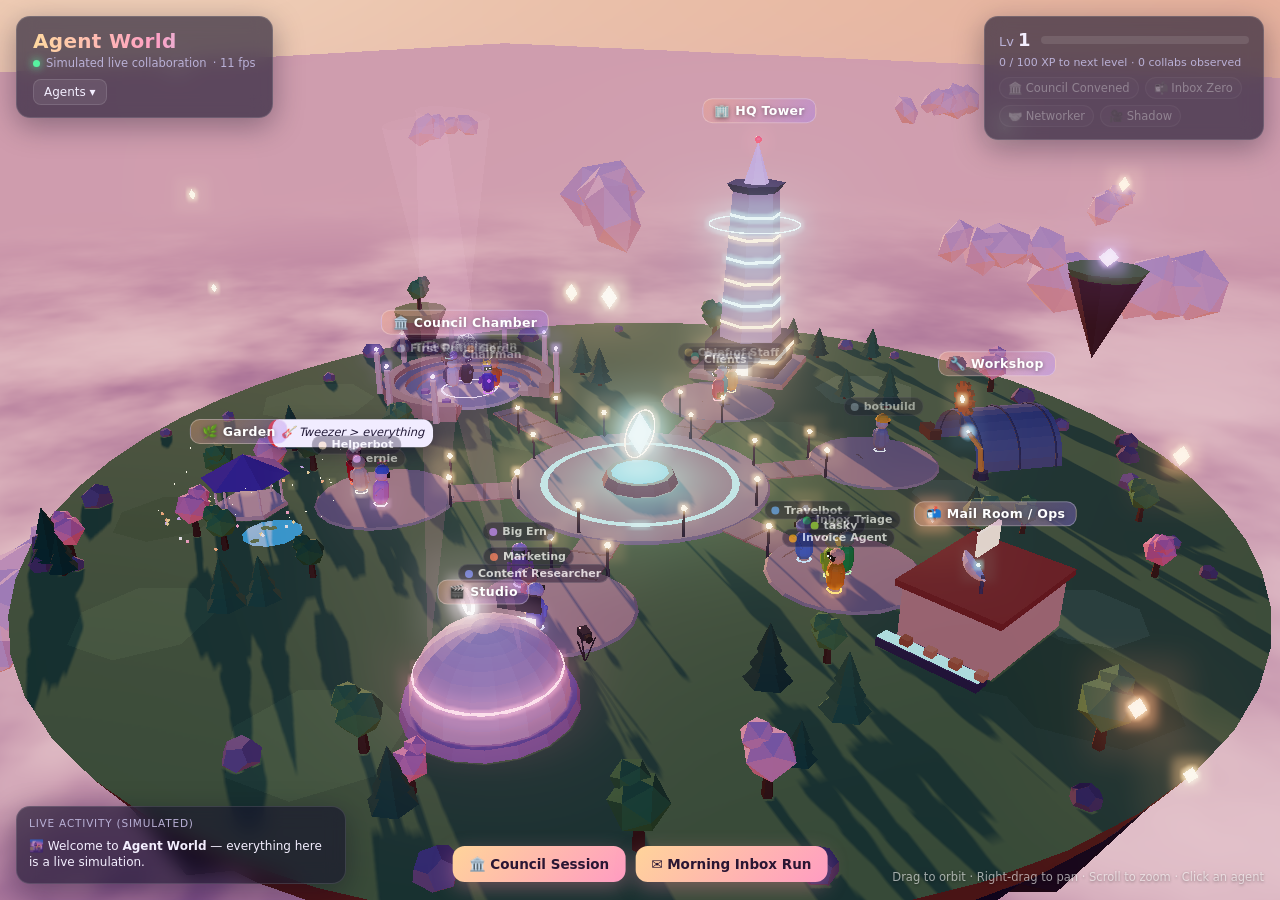
<file: world/index.html>
<!doctype html>
<html lang="en">
<head>
<meta charset="utf-8">
<meta name="viewport" content="width=device-width, initial-scale=1">
<title>Agent World</title>
<style>
:root{--glass:rgba(22,18,44,.62);--line:rgba(255,255,255,.12);--txt:#f3eefe;--mute:#b9b0d6;--acc:#ffc27a;--acc2:#7ef0e4}
*{box-sizing:border-box}
html,body{margin:0;height:100%;overflow:hidden;background:#1b1535;font-family:Inter,ui-sans-serif,system-ui,-apple-system,"Segoe UI",Roboto,sans-serif;color:var(--txt)}
#app{position:fixed;inset:0}
#app canvas{display:block}
#hud{position:fixed;inset:0;pointer-events:none;z-index:5}
.glass{background:var(--glass);border:1px solid var(--line);backdrop-filter:blur(10px);-webkit-backdrop-filter:blur(10px);border-radius:14px;box-shadow:0 8px 30px rgba(10,5,30,.35);pointer-events:auto}
#brand{position:absolute;top:16px;left:16px;padding:12px 16px;min-width:230px}
#brand .title{font-size:20px;font-weight:800;letter-spacing:.3px;background:linear-gradient(90deg,#ffd9a0,#ff9fc4 55%,#9fe8ff);-webkit-background-clip:text;background-clip:text;color:transparent}
#brand .sub{font-size:11.5px;color:var(--mute);margin-top:3px;display:flex;align-items:center;gap:6px}
.live{width:7px;height:7px;border-radius:50%;background:#57f2a0;box-shadow:0 0 8px #57f2a0;animation:pulse 1.6s infinite}
@keyframes pulse{50%{opacity:.35}}
.live.real{background:#ff4d6d;box-shadow:0 0 8px #ff4d6d}
#mode-text.real{color:#ffb3c1;font-weight:700;letter-spacing:.6px}
#live-pill{margin-top:7px;font-size:11px;color:#ffd6de;background:rgba(255,77,109,.14);border:1px solid rgba(255,77,109,.35);padding:4px 8px;border-radius:8px;max-width:260px}
#feed-list .ts{opacity:.5;font-size:10.5px;margin-right:4px;font-variant-numeric:tabular-nums}
#feed-list .tag{font-size:9.5px;padding:1px 5px;border-radius:5px;margin-right:4px;background:rgba(255,77,109,.2);color:#ffc2cf}
#feed-list .tag.sim{background:rgba(255,255,255,.1);color:#cfc6ea}
.p-real{font-size:11.5px;color:#ffc2cf;margin:-4px 0 12px}
#roster-toggle{margin-top:9px;background:rgba(255,255,255,.07);border:1px solid var(--line);color:var(--txt);font:inherit;font-size:12px;padding:5px 10px;border-radius:8px;cursor:pointer}
#roster-toggle:hover{background:rgba(255,255,255,.14)}
#roster{margin-top:8px;max-height:52vh;overflow:auto;width:250px}
#roster .zone{font-size:10.5px;text-transform:uppercase;letter-spacing:.8px;color:var(--mute);margin:8px 0 4px}
#roster .chip{display:inline-flex;align-items:center;gap:5px;font-size:12px;margin:0 4px 4px 0;padding:3px 8px;border-radius:999px;background:rgba(255,255,255,.07);border:1px solid var(--line);cursor:pointer}
#roster .chip:hover{background:rgba(255,255,255,.16)}
.dot{width:8px;height:8px;border-radius:50%;display:inline-block;flex:none}
#progress{position:absolute;top:16px;right:16px;padding:12px 14px;width:280px}
.lvl-row{display:flex;align-items:center;gap:10px}
.lvl{font-size:13px;color:var(--mute);white-space:nowrap}.lvl b{color:var(--txt);font-size:18px}
.xpbar{flex:1;height:8px;border-radius:99px;background:rgba(255,255,255,.1);overflow:hidden}
#xpfill{height:100%;width:0;background:linear-gradient(90deg,#ffb86b,#ff7eb6);border-radius:99px;transition:width .6s cubic-bezier(.2,.8,.2,1);box-shadow:0 0 10px #ff9fb0}
#xptext{font-size:11px;color:var(--mute);margin-top:6px}
#badges{display:flex;flex-wrap:wrap;gap:6px;margin-top:8px}
.badge{font-size:11.5px;padding:3px 8px;border-radius:999px;background:linear-gradient(135deg,rgba(255,200,120,.22),rgba(255,120,180,.18));border:1px solid rgba(255,210,150,.35)}
.badge.locked{opacity:.35;filter:grayscale(1);background:rgba(255,255,255,.05);border-color:var(--line)}
#feed{position:absolute;left:16px;bottom:16px;width:330px;padding:10px 12px}
.feed-title{font-size:10.5px;text-transform:uppercase;letter-spacing:.8px;color:var(--mute);margin-bottom:6px}
#feed-list{list-style:none;margin:0;padding:0;font-size:12px;line-height:1.35}
#feed-list li{padding:3px 0;border-top:1px solid rgba(255,255,255,.05);animation:fin .4s ease}
#feed-list li:first-child{border-top:none}
#feed-list b{font-weight:650}
@keyframes fin{from{opacity:0;transform:translateY(4px)}}
#quest-bar{position:absolute;left:50%;bottom:18px;transform:translateX(-50%);display:flex;flex-direction:column;align-items:center;gap:10px}
.quest-buttons{display:flex;gap:10px;pointer-events:auto}
.qbtn{font:inherit;font-size:13.5px;font-weight:650;color:#2a1633;padding:10px 16px;border:none;border-radius:12px;cursor:pointer;background:linear-gradient(135deg,#ffd49a,#ff9cc2);box-shadow:0 6px 20px rgba(255,140,170,.35);transition:transform .15s,filter .15s}
.qbtn:hover{transform:translateY(-2px);filter:brightness(1.06)}
.qbtn:disabled{filter:grayscale(.8) brightness(.7);cursor:default;transform:none}
#quest-tracker{padding:10px 14px;width:380px;text-align:left}
#quest-tracker .qt-title{font-size:13px;font-weight:700}
#quest-tracker .qt-step{font-size:12px;color:var(--mute);margin-top:3px;min-height:16px}
.qt-bar{height:5px;border-radius:9px;background:rgba(255,255,255,.1);margin-top:8px;overflow:hidden}
#qt-fill{height:100%;width:0;background:linear-gradient(90deg,var(--acc2),#9fa8ff);transition:width .5s}
#hint{position:absolute;right:16px;bottom:16px;font-size:11.5px;color:rgba(255,255,255,.6);text-shadow:0 1px 3px rgba(0,0,0,.4)}
#panel{position:absolute;top:130px;right:16px;width:300px;padding:16px;transform:translateX(340px);opacity:0;transition:transform .35s cubic-bezier(.2,.8,.2,1),opacity .35s}
#panel.open{transform:none;opacity:1}
#panel .close{position:absolute;top:8px;right:10px;background:none;border:none;color:var(--mute);font-size:20px;cursor:pointer}
.p-head{display:flex;align-items:center;gap:12px}
.p-avatar{width:44px;height:44px;border-radius:14px;display:grid;place-items:center;font-size:22px;box-shadow:inset 0 -6px 12px rgba(0,0,0,.2)}
.p-name{font-size:17px;font-weight:750}
.p-zone{font-size:11.5px;color:var(--mute);margin-top:2px}
.p-role{font-size:12.5px;line-height:1.45;color:#e3dcf5;margin:12px 0}
.p-label{font-size:10.5px;text-transform:uppercase;letter-spacing:.8px;color:var(--mute)}
.p-act{font-size:12.5px;margin:4px 0 10px;padding:8px 10px;border-radius:10px;background:rgba(255,255,255,.06);min-height:34px}
.p-stats{font-size:11.5px;color:var(--mute);margin-bottom:12px}
#follow-btn{width:100%;font:inherit;font-weight:650;font-size:13px;padding:9px;border-radius:10px;border:1px solid rgba(126,240,228,.5);background:rgba(126,240,228,.12);color:var(--acc2);cursor:pointer}
#follow-btn.on{background:var(--acc2);color:#10263a}
#toast{position:absolute;top:90px;left:50%;transform:translate(-50%,-20px);opacity:0;transition:all .45s cubic-bezier(.2,.8,.2,1);padding:14px 20px;display:flex;align-items:center;gap:14px;pointer-events:none}
#toast.show{opacity:1;transform:translate(-50%,0)}
#toast .t-emoji{font-size:34px;filter:drop-shadow(0 0 10px rgba(255,200,120,.7))}
#toast .t-title{font-weight:800;font-size:15px}
#toast .t-sub{font-size:12.5px;color:var(--acc);margin-top:2px}
#loading{position:fixed;inset:0;display:grid;place-items:center;background:#1b1535;color:var(--mute);font-size:14px;z-index:20;transition:opacity .6s}
/* in-world labels */
.label{font-size:11px;font-weight:650;color:#fff;padding:2px 7px 2px 6px;border-radius:999px;background:rgba(20,14,40,.62);border:1px solid rgba(255,255,255,.14);display:flex;align-items:center;gap:5px;white-space:nowrap;cursor:pointer;pointer-events:auto;user-select:none;transition:background .2s}
.label:hover,.label.sel{background:rgba(255,255,255,.92);color:#21163a}
.zlabel{font-size:12.5px;font-weight:750;letter-spacing:.3px;color:#fff;padding:4px 11px;border-radius:10px;background:linear-gradient(135deg,rgba(255,170,120,.35),rgba(160,120,255,.35));border:1px solid rgba(255,255,255,.28);white-space:nowrap;text-shadow:0 1px 4px rgba(0,0,0,.4);pointer-events:none}
.bubble{pointer-events:none;max-width:190px;font-size:11.5px;line-height:1.35;color:#221a38;background:#fffaf3;padding:6px 9px;border-radius:11px;border-left:4px solid #999;box-shadow:0 6px 18px rgba(20,10,40,.35);opacity:0;transform:translateY(-14px) scale(.85);transition:opacity .25s,transform .25s cubic-bezier(.2,.9,.3,1.4);position:relative;margin-bottom:10px}
.bubble.show{opacity:1;transform:translateY(-22px) scale(1)}
.bubble.thought{font-style:italic;background:#f1ecff}
.bubble:after{content:"";position:absolute;left:50%;bottom:-6px;margin-left:-6px;border:6px solid transparent;border-bottom:0;border-top-color:#fffaf3}
.bubble.thought:after{border-top-color:#f1ecff}
@media (max-width:760px){#feed{display:none}#progress{width:200px}#hint{display:none}}
</style>
</head>
<body>
<div id="app"></div>
<div id="hud">
  <div id="brand" class="glass">
    <div class="title">Agent World</div>
    <div class="sub"><span class="live" id="mode-dot"></span><span id="mode-text">Simulated live collaboration</span><span id="fps"></span></div>
    <div id="live-pill" hidden></div>
    <button id="roster-toggle">Agents ▾</button>
    <div id="roster" hidden></div>
  </div>
  <div id="progress" class="glass">
    <div class="lvl-row"><div class="lvl">Lv <b id="lvl">1</b></div><div class="xpbar"><div id="xpfill"></div></div></div>
    <div id="xptext">0 / 100 XP</div>
    <div id="badges"></div>
  </div>
  <div id="feed" class="glass"><div class="feed-title" id="feed-title">Live activity (simulated)</div><ul id="feed-list"></ul></div>
  <div id="quest-bar">
    <div id="quest-tracker" class="glass" hidden>
      <div class="qt-title" id="qt-title"></div>
      <div class="qt-step" id="qt-step"></div>
      <div class="qt-bar"><div id="qt-fill"></div></div>
    </div>
    <div class="quest-buttons">
      <button class="qbtn" data-quest="council">🏛️ Council Session</button>
      <button class="qbtn" data-quest="inbox">✉️ Morning Inbox Run</button>
    </div>
  </div>
  <div id="hint">Drag to orbit · Right-drag to pan · Scroll to zoom · Click an agent</div>
  <aside id="panel" class="glass">
    <button class="close" id="panel-close" title="Close (Esc)">×</button>
    <div class="p-head"><div class="p-avatar" id="p-avatar"></div><div><div class="p-name" id="p-name"></div><div class="p-zone" id="p-zone"></div></div></div>
    <div class="p-role" id="p-role"></div>
    <div class="p-label" id="p-act-label">Current activity</div>
    <div class="p-act" id="p-act"></div>
    <div class="p-stats" id="p-stats"></div>
    <div class="p-real" id="p-real"></div>
    <button id="follow-btn">🎥 Follow</button>
  </aside>
  <div id="toast" class="glass"></div>
</div>
<div id="loading">Loading Agent World…</div>
<script src="app.js"></script>
</body>
</html>
</file>
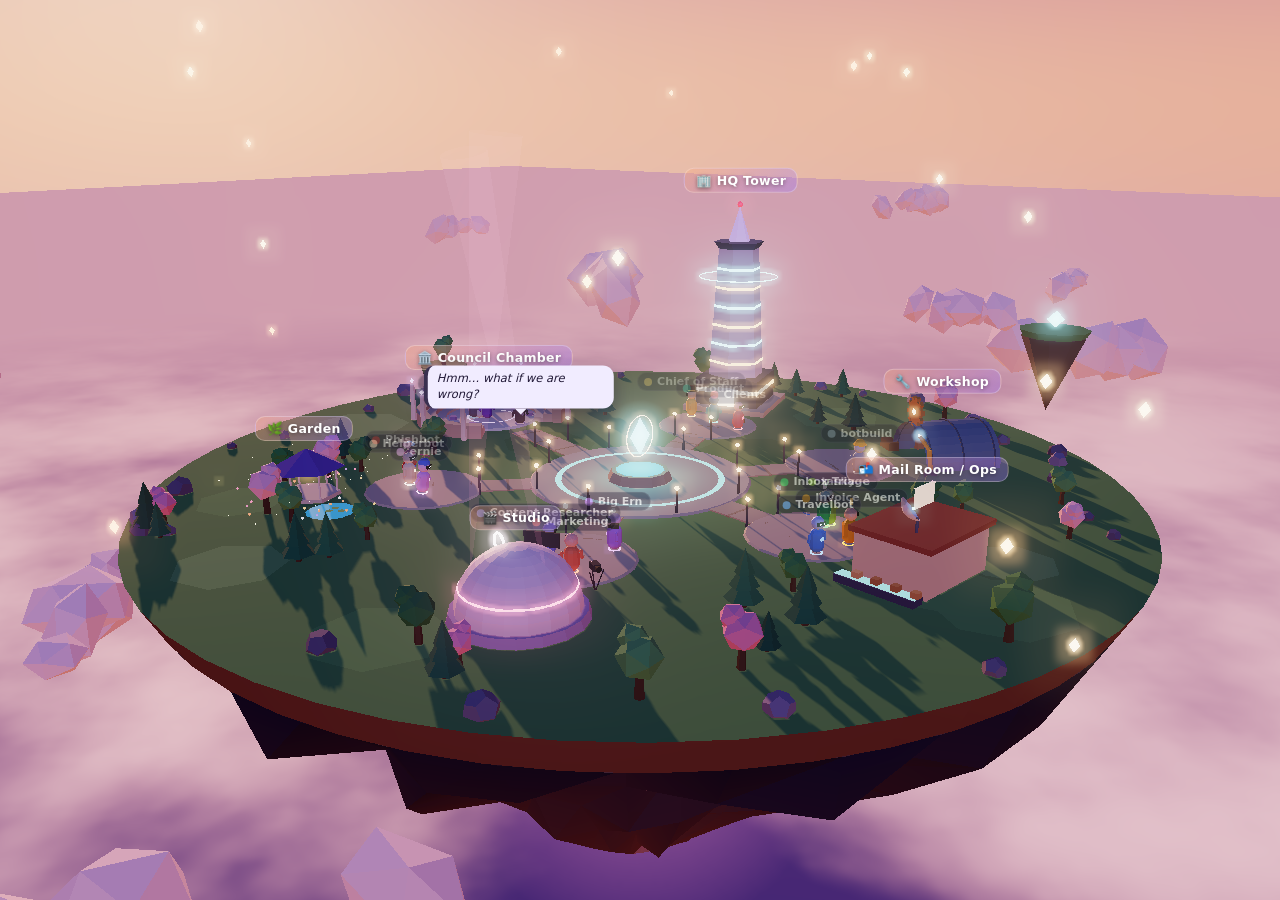
<file: hero/showcase.html>
<!doctype html>
<html lang="en">
<head>
<meta charset="utf-8">
<meta name="viewport" content="width=device-width, initial-scale=1">
<title>Agent World – showcase</title>
<style>
:root{--glass:rgba(22,18,44,.62);--line:rgba(255,255,255,.12);--txt:#f3eefe;--mute:#b9b0d6;--acc:#ffc27a;--acc2:#7ef0e4}
*{box-sizing:border-box}
html,body{margin:0;height:100%;overflow:hidden;background:#1b1535;font-family:Inter,ui-sans-serif,system-ui,-apple-system,"Segoe UI",Roboto,sans-serif;color:var(--txt)}
#app{position:fixed;inset:0}
#app canvas{display:block}
#hud{position:fixed;inset:0;pointer-events:none;z-index:5}
.glass{background:var(--glass);border:1px solid var(--line);backdrop-filter:blur(10px);-webkit-backdrop-filter:blur(10px);border-radius:14px;box-shadow:0 8px 30px rgba(10,5,30,.35);pointer-events:auto}
#brand{position:absolute;top:16px;left:16px;padding:12px 16px;min-width:230px}
#brand .title{font-size:20px;font-weight:800;letter-spacing:.3px;background:linear-gradient(90deg,#ffd9a0,#ff9fc4 55%,#9fe8ff);-webkit-background-clip:text;background-clip:text;color:transparent}
#brand .sub{font-size:11.5px;color:var(--mute);margin-top:3px;display:flex;align-items:center;gap:6px}
.live{width:7px;height:7px;border-radius:50%;background:#57f2a0;box-shadow:0 0 8px #57f2a0;animation:pulse 1.6s infinite}
@keyframes pulse{50%{opacity:.35}}
.live.real{background:#ff4d6d;box-shadow:0 0 8px #ff4d6d}
#mode-text.real{color:#ffb3c1;font-weight:700;letter-spacing:.6px}
#live-pill{margin-top:7px;font-size:11px;color:#ffd6de;background:rgba(255,77,109,.14);border:1px solid rgba(255,77,109,.35);padding:4px 8px;border-radius:8px;max-width:260px}
#feed-list .ts{opacity:.5;font-size:10.5px;margin-right:4px;font-variant-numeric:tabular-nums}
#feed-list .tag{font-size:9.5px;padding:1px 5px;border-radius:5px;margin-right:4px;background:rgba(255,77,109,.2);color:#ffc2cf}
#feed-list .tag.sim{background:rgba(255,255,255,.1);color:#cfc6ea}
.p-real{font-size:11.5px;color:#ffc2cf;margin:-4px 0 12px}
#roster-toggle{margin-top:9px;background:rgba(255,255,255,.07);border:1px solid var(--line);color:var(--txt);font:inherit;font-size:12px;padding:5px 10px;border-radius:8px;cursor:pointer}
#roster-toggle:hover{background:rgba(255,255,255,.14)}
#roster{margin-top:8px;max-height:52vh;overflow:auto;width:250px}
#roster .zone{font-size:10.5px;text-transform:uppercase;letter-spacing:.8px;color:var(--mute);margin:8px 0 4px}
#roster .chip{display:inline-flex;align-items:center;gap:5px;font-size:12px;margin:0 4px 4px 0;padding:3px 8px;border-radius:999px;background:rgba(255,255,255,.07);border:1px solid var(--line);cursor:pointer}
#roster .chip:hover{background:rgba(255,255,255,.16)}
.dot{width:8px;height:8px;border-radius:50%;display:inline-block;flex:none}
#progress{position:absolute;top:16px;right:16px;padding:12px 14px;width:280px}
.lvl-row{display:flex;align-items:center;gap:10px}
.lvl{font-size:13px;color:var(--mute);white-space:nowrap}.lvl b{color:var(--txt);font-size:18px}
.xpbar{flex:1;height:8px;border-radius:99px;background:rgba(255,255,255,.1);overflow:hidden}
#xpfill{height:100%;width:0;background:linear-gradient(90deg,#ffb86b,#ff7eb6);border-radius:99px;transition:width .6s cubic-bezier(.2,.8,.2,1);box-shadow:0 0 10px #ff9fb0}
#xptext{font-size:11px;color:var(--mute);margin-top:6px}
#badges{display:flex;flex-wrap:wrap;gap:6px;margin-top:8px}
.badge{font-size:11.5px;padding:3px 8px;border-radius:999px;background:linear-gradient(135deg,rgba(255,200,120,.22),rgba(255,120,180,.18));border:1px solid rgba(255,210,150,.35)}
.badge.locked{opacity:.35;filter:grayscale(1);background:rgba(255,255,255,.05);border-color:var(--line)}
#feed{position:absolute;left:16px;bottom:16px;width:330px;padding:10px 12px}
.feed-title{font-size:10.5px;text-transform:uppercase;letter-spacing:.8px;color:var(--mute);margin-bottom:6px}
#feed-list{list-style:none;margin:0;padding:0;font-size:12px;line-height:1.35}
#feed-list li{padding:3px 0;border-top:1px solid rgba(255,255,255,.05);animation:fin .4s ease}
#feed-list li:first-child{border-top:none}
#feed-list b{font-weight:650}
@keyframes fin{from{opacity:0;transform:translateY(4px)}}
#quest-bar{position:absolute;left:50%;bottom:18px;transform:translateX(-50%);display:flex;flex-direction:column;align-items:center;gap:10px}
.quest-buttons{display:flex;gap:10px;pointer-events:auto}
.qbtn{font:inherit;font-size:13.5px;font-weight:650;color:#2a1633;padding:10px 16px;border:none;border-radius:12px;cursor:pointer;background:linear-gradient(135deg,#ffd49a,#ff9cc2);box-shadow:0 6px 20px rgba(255,140,170,.35);transition:transform .15s,filter .15s}
.qbtn:hover{transform:translateY(-2px);filter:brightness(1.06)}
.qbtn:disabled{filter:grayscale(.8) brightness(.7);cursor:default;transform:none}
#quest-tracker{padding:10px 14px;width:380px;text-align:left}
#quest-tracker .qt-title{font-size:13px;font-weight:700}
#quest-tracker .qt-step{font-size:12px;color:var(--mute);margin-top:3px;min-height:16px}
.qt-bar{height:5px;border-radius:9px;background:rgba(255,255,255,.1);margin-top:8px;overflow:hidden}
#qt-fill{height:100%;width:0;background:linear-gradient(90deg,var(--acc2),#9fa8ff);transition:width .5s}
#hint{position:absolute;right:16px;bottom:16px;font-size:11.5px;color:rgba(255,255,255,.6);text-shadow:0 1px 3px rgba(0,0,0,.4)}
#panel{position:absolute;top:130px;right:16px;width:300px;padding:16px;transform:translateX(340px);opacity:0;transition:transform .35s cubic-bezier(.2,.8,.2,1),opacity .35s}
#panel.open{transform:none;opacity:1}
#panel .close{position:absolute;top:8px;right:10px;background:none;border:none;color:var(--mute);font-size:20px;cursor:pointer}
.p-head{display:flex;align-items:center;gap:12px}
.p-avatar{width:44px;height:44px;border-radius:14px;display:grid;place-items:center;font-size:22px;box-shadow:inset 0 -6px 12px rgba(0,0,0,.2)}
.p-name{font-size:17px;font-weight:750}
.p-zone{font-size:11.5px;color:var(--mute);margin-top:2px}
.p-role{font-size:12.5px;line-height:1.45;color:#e3dcf5;margin:12px 0}
.p-label{font-size:10.5px;text-transform:uppercase;letter-spacing:.8px;color:var(--mute)}
.p-act{font-size:12.5px;margin:4px 0 10px;padding:8px 10px;border-radius:10px;background:rgba(255,255,255,.06);min-height:34px}
.p-stats{font-size:11.5px;color:var(--mute);margin-bottom:12px}
#follow-btn{width:100%;font:inherit;font-weight:650;font-size:13px;padding:9px;border-radius:10px;border:1px solid rgba(126,240,228,.5);background:rgba(126,240,228,.12);color:var(--acc2);cursor:pointer}
#follow-btn.on{background:var(--acc2);color:#10263a}
#toast{position:absolute;top:90px;left:50%;transform:translate(-50%,-20px);opacity:0;transition:all .45s cubic-bezier(.2,.8,.2,1);padding:14px 20px;display:flex;align-items:center;gap:14px;pointer-events:none}
#toast.show{opacity:1;transform:translate(-50%,0)}
#toast .t-emoji{font-size:34px;filter:drop-shadow(0 0 10px rgba(255,200,120,.7))}
#toast .t-title{font-weight:800;font-size:15px}
#toast .t-sub{font-size:12.5px;color:var(--acc);margin-top:2px}
#loading{position:fixed;inset:0;display:grid;place-items:center;background:#1b1535;color:var(--mute);font-size:14px;z-index:20;transition:opacity .6s}
/* in-world labels */
.label{font-size:11px;font-weight:650;color:#fff;padding:2px 7px 2px 6px;border-radius:999px;background:rgba(20,14,40,.62);border:1px solid rgba(255,255,255,.14);display:flex;align-items:center;gap:5px;white-space:nowrap;cursor:pointer;pointer-events:auto;user-select:none;transition:background .2s}
.label:hover,.label.sel{background:rgba(255,255,255,.92);color:#21163a}
.zlabel{font-size:12.5px;font-weight:750;letter-spacing:.3px;color:#fff;padding:4px 11px;border-radius:10px;background:linear-gradient(135deg,rgba(255,170,120,.35),rgba(160,120,255,.35));border:1px solid rgba(255,255,255,.28);white-space:nowrap;text-shadow:0 1px 4px rgba(0,0,0,.4);pointer-events:none}
.bubble{pointer-events:none;max-width:190px;font-size:11.5px;line-height:1.35;color:#221a38;background:#fffaf3;padding:6px 9px;border-radius:11px;border-left:4px solid #999;box-shadow:0 6px 18px rgba(20,10,40,.35);opacity:0;transform:translateY(-14px) scale(.85);transition:opacity .25s,transform .25s cubic-bezier(.2,.9,.3,1.4);position:relative;margin-bottom:10px}
.bubble.show{opacity:1;transform:translateY(-22px) scale(1)}
.bubble.thought{font-style:italic;background:#f1ecff}
.bubble:after{content:"";position:absolute;left:50%;bottom:-6px;margin-left:-6px;border:6px solid transparent;border-bottom:0;border-top-color:#fffaf3}
.bubble.thought:after{border-top-color:#f1ecff}
@media (max-width:760px){#feed{display:none}#progress{width:200px}#hint{display:none}}
/* promo showcase: world only, no HUD */
#hud{display:none!important}
html,body{background:#150f2e}
.label{pointer-events:none}
</style>
</head>
<body>
<div id="app"></div>
<div id="hud">
  <div id="brand" class="glass">
    <div class="title">Agent World</div>
    <div class="sub"><span class="live" id="mode-dot"></span><span id="mode-text">Simulated live collaboration</span><span id="fps"></span></div>
    <div id="live-pill" hidden></div>
    <button id="roster-toggle">Agents ▾</button>
    <div id="roster" hidden></div>
  </div>
  <div id="progress" class="glass">
    <div class="lvl-row"><div class="lvl">Lv <b id="lvl">1</b></div><div class="xpbar"><div id="xpfill"></div></div></div>
    <div id="xptext">0 / 100 XP</div>
    <div id="badges"></div>
  </div>
  <div id="feed" class="glass"><div class="feed-title" id="feed-title">Live activity (simulated)</div><ul id="feed-list"></ul></div>
  <div id="quest-bar">
    <div id="quest-tracker" class="glass" hidden>
      <div class="qt-title" id="qt-title"></div>
      <div class="qt-step" id="qt-step"></div>
      <div class="qt-bar"><div id="qt-fill"></div></div>
    </div>
    <div class="quest-buttons">
      <button class="qbtn" data-quest="council">🏛️ Council Session</button>
      <button class="qbtn" data-quest="inbox">✉️ Morning Inbox Run</button>
    </div>
  </div>
  <div id="hint">Drag to orbit · Right-drag to pan · Scroll to zoom · Click an agent</div>
  <aside id="panel" class="glass">
    <button class="close" id="panel-close" title="Close (Esc)">×</button>
    <div class="p-head"><div class="p-avatar" id="p-avatar"></div><div><div class="p-name" id="p-name"></div><div class="p-zone" id="p-zone"></div></div></div>
    <div class="p-role" id="p-role"></div>
    <div class="p-label" id="p-act-label">Current activity</div>
    <div class="p-act" id="p-act"></div>
    <div class="p-stats" id="p-stats"></div>
    <div class="p-real" id="p-real"></div>
    <button id="follow-btn">🎥 Follow</button>
  </aside>
  <div id="toast" class="glass"></div>
</div>
<div id="loading">Loading Agent World…</div>
<script src="showcase.js"></script>
</body>
</html>
</file>
<file: styles.css>
/* Agent World promo packet — Digital Freedom AI. No external fonts or assets; works offline. */
:root{
  --bg0:#07061a;--bg1:#0e0b2b;--bg2:#1c1147;--bg3:#2d1466;
  --txt:#f5f3ff;--mute:#b8b2d9;--dim:#8e87b5;
  --glass:rgba(255,255,255,.045);--glass2:rgba(255,255,255,.075);--line:rgba(255,255,255,.11);--line2:rgba(255,255,255,.2);
  --blue:#4f7dff;--blue2:#6d5bff;--violet:#a855f7;--green:#34d399;--cyan:#38bdf8;
  --r:20px;
}
*{box-sizing:border-box}
html{scroll-behavior:smooth;scroll-padding-top:84px}
body{margin:0;color:var(--txt);font-family:Inter,ui-sans-serif,system-ui,-apple-system,"Segoe UI",Roboto,"Helvetica Neue",Arial,sans-serif;line-height:1.55;-webkit-font-smoothing:antialiased;
  background:radial-gradient(1200px 700px at 12% -10%,rgba(79,125,255,.20),transparent 60%),
             radial-gradient(1000px 800px at 95% 20%,rgba(168,85,247,.22),transparent 60%),
             radial-gradient(900px 700px at 40% 110%,rgba(109,91,255,.18),transparent 60%),
             linear-gradient(180deg,var(--bg0) 0%,var(--bg1) 35%,var(--bg2) 75%,var(--bg3) 130%);
  background-attachment:fixed;min-height:100vh;overflow-x:hidden}
#stars{position:fixed;inset:0;width:100%;height:100%;z-index:0;pointer-events:none;opacity:.9}
main,header,footer{position:relative;z-index:1}
a{color:inherit}
.wrap{max-width:1200px;margin:0 auto;padding:0 28px}

/* nav */
header.nav{position:sticky;top:0;z-index:30;backdrop-filter:blur(14px);-webkit-backdrop-filter:blur(14px);background:rgba(8,6,26,.55);border-bottom:1px solid rgba(255,255,255,.06)}
.nav .wrap{display:flex;align-items:center;justify-content:space-between;height:68px}
.logo{display:flex;align-items:center;gap:11px;text-decoration:none;font-weight:750;font-size:16.5px;letter-spacing:.2px}
.logo .orb{width:34px;height:34px;border-radius:11px;background:linear-gradient(145deg,#2b2170,#140f3a);border:1px solid var(--line2);display:grid;place-items:center;box-shadow:0 0 22px rgba(139,92,246,.45)}
.logo .orb i{width:18px;height:18px;border-radius:50%;background:radial-gradient(circle at 35% 30%,#f0d9ff,#a855f7 45%,#5b21b6 80%);box-shadow:0 0 14px #a855f7}
.links{display:flex;gap:28px;align-items:center}
.links a{text-decoration:none;font-size:14px;color:#dcd7f5;opacity:.88;transition:opacity .2s,color .2s}
.links a:hover{opacity:1;color:#fff}
.links a.cta-mini{padding:8px 14px;border-radius:10px;border:1px solid var(--line2);background:var(--glass)}
.menu-btn{display:none;background:var(--glass);border:1px solid var(--line2);color:var(--txt);border-radius:10px;width:42px;height:38px;font-size:18px;cursor:pointer}

/* buttons / pills */
.btn{display:inline-flex;align-items:center;gap:9px;font:inherit;font-weight:650;font-size:15px;text-decoration:none;padding:13px 22px;border-radius:13px;cursor:pointer;transition:transform .15s,box-shadow .2s,background .2s;border:1px solid transparent;white-space:nowrap}
.btn:hover{transform:translateY(-2px)}
.btn-primary{color:#fff;background:linear-gradient(135deg,#3b82f6 0%,#4f46e5 55%,#7c3aed 100%);box-shadow:0 10px 30px rgba(79,70,229,.45),inset 0 1px 0 rgba(255,255,255,.25)}
.btn-primary:hover{box-shadow:0 14px 40px rgba(79,70,229,.6),inset 0 1px 0 rgba(255,255,255,.25)}
.btn-ghost{color:#eae6ff;background:rgba(10,8,30,.55);border-color:var(--line2)}
.btn-ghost:hover{background:rgba(255,255,255,.08)}
.pill{display:inline-flex;align-items:center;gap:9px;font-size:13px;color:#d8d3f3;padding:6px 14px 6px 11px;border-radius:999px;background:rgba(255,255,255,.05);border:1px solid var(--line2);backdrop-filter:blur(8px)}
.glow-dot{width:8px;height:8px;border-radius:50%;background:var(--green);box-shadow:0 0 0 3px rgba(52,211,153,.18),0 0 12px var(--green);animation:pulse 2s infinite}
@keyframes pulse{50%{box-shadow:0 0 0 6px rgba(52,211,153,.05),0 0 18px var(--green)}}

/* hero */
.hero{padding:70px 0 40px}
.hero .wrap{display:grid;grid-template-columns:minmax(0,1fr) minmax(0,1.12fr);gap:52px;align-items:center}
h1{font-size:clamp(40px,5.6vw,72px);line-height:1.03;letter-spacing:-.035em;margin:22px 0 22px;font-weight:800}
h1 .grad{background:linear-gradient(90deg,#a5b4fc,#c4b5fd 45%,#f0abfc);-webkit-background-clip:text;background-clip:text;color:transparent}
.lead{font-size:17.5px;color:var(--mute);max-width:560px;margin:0 0 30px}
.cta-row{display:flex;gap:14px;flex-wrap:wrap}
.mini-cards{display:grid;grid-template-columns:repeat(3,1fr);gap:12px;margin-top:34px}
.mini{padding:14px 15px;border-radius:15px;background:var(--glass);border:1px solid var(--line);backdrop-filter:blur(10px)}
.mini b{display:block;font-size:14.5px;margin-bottom:3px}
.mini span{font-size:12.5px;color:var(--dim);line-height:1.4;display:block}

.stage{position:relative}
.orb-bg{position:absolute;border-radius:50%;filter:blur(2px);pointer-events:none;z-index:0}
.orb-blue{width:120px;height:120px;left:-38px;top:-36px;background:radial-gradient(circle at 35% 30%,#bfdbfe,#3b82f6 45%,#1e3a8a 85%);box-shadow:0 0 60px rgba(59,130,246,.7)}
.orb-violet{width:70px;height:70px;right:-18px;top:30px;background:radial-gradient(circle at 35% 30%,#f5d0fe,#a855f7 45%,#581c87 85%);box-shadow:0 0 50px rgba(168,85,247,.8)}
.orb-green{width:110px;height:110px;right:-34px;bottom:-54px;background:radial-gradient(circle at 35% 30%,#bbf7d0,#34d399 45%,#065f46 85%);box-shadow:0 0 60px rgba(52,211,153,.6);opacity:.85}
.world-card{position:relative;z-index:1;border-radius:26px;padding:12px;background:linear-gradient(160deg,rgba(255,255,255,.10),rgba(255,255,255,.03));border:1px solid var(--line2);backdrop-filter:blur(14px);-webkit-backdrop-filter:blur(14px);box-shadow:0 30px 80px rgba(5,3,20,.6),0 0 0 1px rgba(139,92,246,.08)}
.world-frame{position:relative;border-radius:18px;overflow:hidden;aspect-ratio:4/3;background:radial-gradient(circle at 50% 40%,#3b2a6b,#150f2e);border:1px solid rgba(255,255,255,.08)}
.world-frame iframe{position:absolute;inset:0;width:100%;height:100%;border:0;display:block;pointer-events:none}
.world-frame .shield{position:absolute;inset:0;display:block;cursor:pointer;background:linear-gradient(180deg,transparent 60%,rgba(8,6,26,.55));text-decoration:none}
.world-frame .badge-live{position:absolute;left:14px;top:14px;background:rgba(10,8,30,.62);border-color:rgba(255,255,255,.22);color:#eee9ff}
.world-frame .enter{position:absolute;right:14px;bottom:14px;padding:10px 16px;font-size:14px}
.world-cap{display:flex;gap:12px;align-items:flex-start;font-size:13px;color:var(--mute);padding:12px 8px 4px;line-height:1.45}
.world-cap .ic{flex:none;width:30px;height:30px;border-radius:9px;display:grid;place-items:center;background:rgba(79,125,255,.16);border:1px solid rgba(120,150,255,.3)}

/* sections */
section{padding:84px 0}
.eyebrow{display:inline-block;font-size:12.5px;font-weight:700;letter-spacing:.14em;text-transform:uppercase;color:#a5b4fc;margin-bottom:12px}
h2{font-size:clamp(30px,3.6vw,46px);line-height:1.1;letter-spacing:-.025em;margin:0 0 16px;font-weight:780}
.sub{font-size:17px;color:var(--mute);max-width:720px;margin:0}
.sec-head{margin-bottom:40px}
.grid{display:grid;gap:18px}
.g3{grid-template-columns:repeat(3,1fr)}
.g2{grid-template-columns:repeat(2,1fr)}
.card{position:relative;padding:24px;border-radius:var(--r);background:var(--glass);border:1px solid var(--line);backdrop-filter:blur(12px);-webkit-backdrop-filter:blur(12px);transition:border-color .25s,background .25s,transform .25s}
.card:hover{border-color:var(--line2);background:var(--glass2);transform:translateY(-3px)}
.card h3{font-size:18.5px;margin:0 0 8px;letter-spacing:-.01em}
.card p{margin:0;color:var(--mute);font-size:14.8px}
.icon{width:44px;height:44px;border-radius:13px;display:grid;place-items:center;font-size:21px;margin-bottom:16px;border:1px solid var(--line2);background:rgba(255,255,255,.06)}
.i-blue{background:linear-gradient(145deg,rgba(59,130,246,.35),rgba(59,130,246,.08));box-shadow:0 0 22px rgba(59,130,246,.25)}
.i-violet{background:linear-gradient(145deg,rgba(168,85,247,.35),rgba(168,85,247,.08));box-shadow:0 0 22px rgba(168,85,247,.25)}
.i-green{background:linear-gradient(145deg,rgba(52,211,153,.32),rgba(52,211,153,.06));box-shadow:0 0 22px rgba(52,211,153,.22)}
.i-amber{background:linear-gradient(145deg,rgba(251,191,36,.32),rgba(251,191,36,.06));box-shadow:0 0 22px rgba(251,191,36,.2)}
.i-pink{background:linear-gradient(145deg,rgba(244,114,182,.32),rgba(244,114,182,.06));box-shadow:0 0 22px rgba(244,114,182,.2)}

/* agency statement */
.statement{display:grid;grid-template-columns:1.05fr 1fr;gap:44px;align-items:center}
.quote{font-size:clamp(22px,2.4vw,30px);line-height:1.3;font-weight:650;letter-spacing:-.015em;margin:0}
.quote em{font-style:normal;color:#c4b5fd}
.checks{list-style:none;padding:0;margin:0;display:grid;gap:12px}
.checks li{display:flex;gap:12px;align-items:flex-start;padding:15px 16px;border-radius:15px;background:var(--glass);border:1px solid var(--line);font-size:15px;color:#ddd8f6}
.checks li b{color:#fff}
.checks .k{flex:none;width:24px;height:24px;border-radius:8px;display:grid;place-items:center;font-size:13px;background:rgba(52,211,153,.18);border:1px solid rgba(52,211,153,.4);color:#a7f3d0}

/* agents */
.team .chips{display:flex;flex-wrap:wrap;gap:7px;margin-top:16px}
.chip{font-size:12.5px;padding:5px 10px;border-radius:999px;background:rgba(255,255,255,.06);border:1px solid var(--line);color:#e2def7}
.team .zone{position:absolute;top:22px;right:22px;font-size:11.5px;color:var(--dim);letter-spacing:.04em}
.note{margin-top:18px;font-size:13px;color:var(--dim)}

/* steps */
.steps{counter-reset:s}
.step .num{font-size:12px;font-weight:800;letter-spacing:.12em;color:#93c5fd;margin-bottom:12px}
.zones{display:flex;flex-wrap:wrap;gap:8px;margin-top:22px}
.zones span{font-size:13px;padding:7px 12px;border-radius:11px;background:linear-gradient(135deg,rgba(255,170,120,.14),rgba(160,120,255,.16));border:1px solid rgba(255,255,255,.16)}

/* agency rooms */
.rooms{display:grid;grid-template-columns:1fr auto 1fr;gap:18px;align-items:stretch}
.room{padding:30px}
.room .tag{display:inline-block;font-size:11.5px;font-weight:750;letter-spacing:.12em;text-transform:uppercase;padding:5px 10px;border-radius:8px;margin-bottom:14px}
.front .tag{background:rgba(56,189,248,.14);color:#7dd3fc;border:1px solid rgba(56,189,248,.35)}
.back .tag{background:rgba(168,85,247,.16);color:#d8b4fe;border:1px solid rgba(168,85,247,.4)}
.room ul{margin:16px 0 0;padding-left:18px;color:var(--mute);font-size:14.5px}
.room li{margin:6px 0}
.door{display:grid;place-items:center;font-size:13px;color:var(--dim);text-align:center;width:90px}
.door .arrow{width:52px;height:52px;border-radius:50%;display:grid;place-items:center;font-size:20px;background:rgba(255,255,255,.06);border:1px solid var(--line2);margin:0 auto 8px;box-shadow:0 0 24px rgba(139,92,246,.35)}
.front{box-shadow:inset 0 0 60px rgba(56,189,248,.05)}
.back{box-shadow:inset 0 0 60px rgba(168,85,247,.07)}

/* builder / contact */
.cta-panel{position:relative;overflow:hidden;padding:48px;border-radius:28px;background:linear-gradient(140deg,rgba(79,70,229,.28),rgba(124,58,237,.18) 50%,rgba(15,12,40,.4));border:1px solid var(--line2);display:grid;grid-template-columns:1.2fr 1fr;gap:40px;align-items:center}
.cta-panel:before{content:"";position:absolute;width:340px;height:340px;right:-90px;top:-120px;border-radius:50%;background:radial-gradient(circle,rgba(56,189,248,.35),transparent 65%)}
.cta-panel:after{content:"";position:absolute;width:300px;height:300px;left:-100px;bottom:-160px;border-radius:50%;background:radial-gradient(circle,rgba(52,211,153,.22),transparent 65%)}
.cta-panel>*{position:relative;z-index:1}
.contact-box{padding:24px;border-radius:20px;background:rgba(8,6,26,.5);border:1px solid var(--line2)}
.contact-box .row{display:flex;justify-content:space-between;gap:12px;padding:10px 0;border-bottom:1px solid rgba(255,255,255,.07);font-size:14.5px}
.contact-box .row:last-of-type{border-bottom:none}
.contact-box .row span{color:var(--dim)}
.contact-box .row a{text-decoration:none;color:#c7d2fe}
.contact-box .btn{width:100%;justify-content:center;margin-top:16px}

footer{padding:36px 0 48px;border-top:1px solid rgba(255,255,255,.06);color:var(--dim);font-size:13px}
footer .wrap{display:flex;justify-content:space-between;gap:16px;flex-wrap:wrap}
footer a{text-decoration:none;color:#c7c1e8}

/* reveal */
.reveal{opacity:0;transform:translateY(18px);transition:opacity .7s ease,transform .7s ease}
.reveal.in{opacity:1;transform:none}
@media (prefers-reduced-motion:reduce){.reveal{opacity:1;transform:none;transition:none}.glow-dot{animation:none}html{scroll-behavior:auto}}
.no-js .reveal{opacity:1;transform:none}

/* responsive */
@media (max-width:1020px){
  .hero .wrap{grid-template-columns:1fr;gap:40px}
  .statement,.cta-panel{grid-template-columns:1fr}
  .g3{grid-template-columns:repeat(2,1fr)}
  .rooms{grid-template-columns:1fr}
  .door{width:auto;display:flex;gap:10px;justify-content:center}
  .door .arrow{margin:0;transform:rotate(90deg)}
}
@media (max-width:760px){
  .wrap{padding:0 18px}
  .links{display:none;position:absolute;top:68px;left:0;right:0;flex-direction:column;gap:0;padding:8px 18px 16px;background:rgba(8,6,26,.95);border-bottom:1px solid var(--line)}
  .links.open{display:flex}
  .links a{padding:12px 4px;width:100%;border-bottom:1px solid rgba(255,255,255,.05)}
  .links a.cta-mini{border:none;background:none;padding:12px 4px}
  .menu-btn{display:block}
  .hero{padding:34px 0 20px}
  h1{margin:18px 0 16px}
  .lead{font-size:16px}
  .hero .mini-cards{display:none}
  h1{font-size:38px}
  .hero .wrap{gap:30px}
  .g3,.g2{grid-template-columns:1fr}
  section{padding:60px 0}
  .cta-panel{padding:28px 20px}
  .room{padding:24px}
  .world-card{padding:8px;border-radius:20px}
  .world-frame{aspect-ratio:1/1}
  .orb-blue{width:80px;height:80px;left:-14px;top:-24px}
  .orb-green{width:70px;height:70px;right:10px;bottom:-24px}
  .cta-row .btn{flex:1;justify-content:center}
}
</file>
